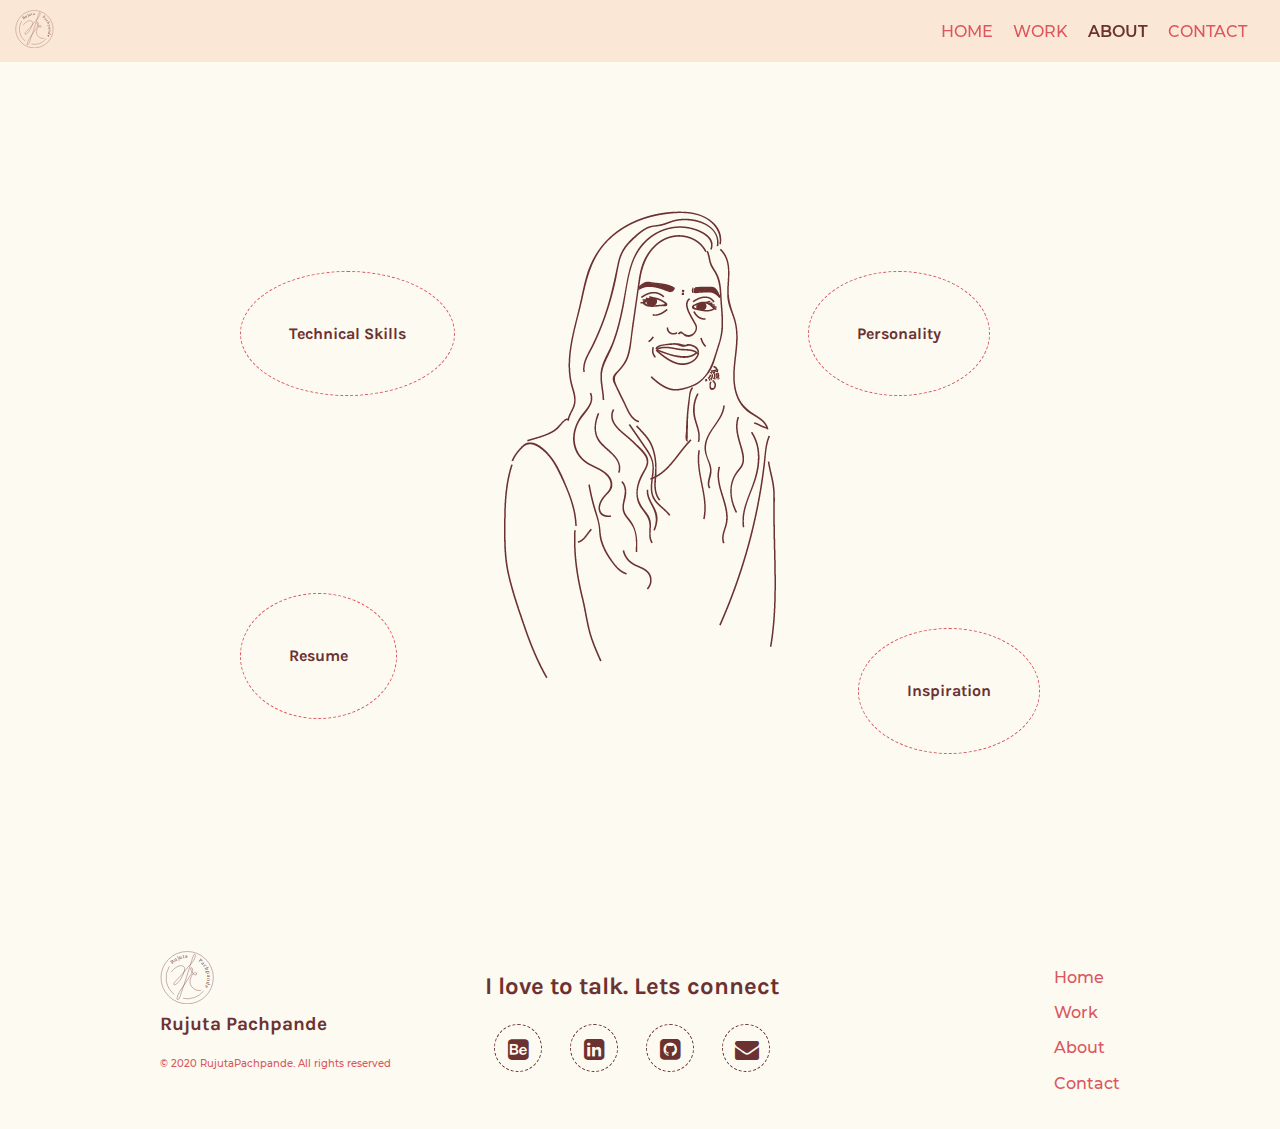
<file: about.html>
<!DOCTYPE html>
<html lang="en">
<head>
    <meta charset="UTF-8">
    <meta name="viewport" content="width=device-width, initial-scale=1.0">
    <meta name="keywords" content="RujutaPachpande, about rujuta, portfolio, designer website, personality, technicalskills, resume, inspiration, Milan, design">
    <meta name="author" content="Rujuta Pachpande">
    <link rel="stylesheet" href="css/style.css">
    <link rel="stylesheet" href="https://stackpath.bootstrapcdn.com/font-awesome/4.7.0/css/font-awesome.min.css">
    <title>RujutaPachpande</title>
</head>

<body class="about">
  <header>
    <div class="container-header">
      <img src="images/logo.svg" class="header-left-logo" alt="logo">
      <nav>
        <a href="index.html" >HOME</a>
        <a href="work.html">WORK</a>
        <a href="about.html" class="active">ABOUT</a>
        <a href="contact.html">CONTACT</a>
      </nav>
    </div>
  </header>

  <main>
    <div class="container-about-main">
      <div class="container content-box">
        <img class="about-mainpic" src="images/rujutapachpande_aboutimage.png" alt="rujutapachpande-about-potrait">
        <div class="tag topright">
          <!-- <img class="hidden-image" src="images/hover.png" alt="hoverover"> -->
          <a href="about_personality.html">
            <h4 class="about-tagline ">Personality</h4>
          </a>
        </div>
        <div class="tag bottomright">
          <a href="about_inspiration.html">
            <h4 class="about-tagline ">Inspiration</h4>
          </a>
        </div>
        <div class="tag topleft">
          <a href="about_technicalskills.html">
            <h4 class="about-tagline ">Technical Skills</h4>
          </a>
        </div>
        <div class="tag bottomleft">
          <a href="about_resume.html">
            <h4 class="about-tagline ">Resume</h4>
          </a>
        </div>
      </div>
    </div>
  </main>
  
  <footer>
    <div class="container container-footer">

      <div class= "footer-left"> 
        <img src="images/logo.svg" class="footer-logo" alt="rujutapachpande-logo">
        <h4>Rujuta Pachpande</h4>
        <p> &copy; 2020 RujutaPachpande. All rights reserved</p>
      </div>

      <div class="footer-center">
        <h3>I love to talk. Lets connect</h3>
        <div class="footer-icons">
          <a href="https://behance.com/">
            <i class="fa fa-behance-square"></i>
          </a>
          <a href="https://www.linkedin.com/">
            <i class="fa fa-linkedin-square" ></i>
          </a>
          <a href="https://github.com/">
            <i class="fa fa-github-square"></i>
          </a>
          <a href="mailto:littlerujuta2194@gmail.com">
            <i class="fa fa-envelope"></i>
          </a>
        </div>
      </div>

      <div class="footer-right">
        <ul>
          <li><a href="index.html">Home</a></li>
          <li><a href="work.html">Work</a></li>
          <li><a href="about.html">About</a></li>
          <li><a href="contact.html">Contact</a></li>
        </ul>
      </div>
      
    </div>
  </footer>
</body>
</html>
</file>
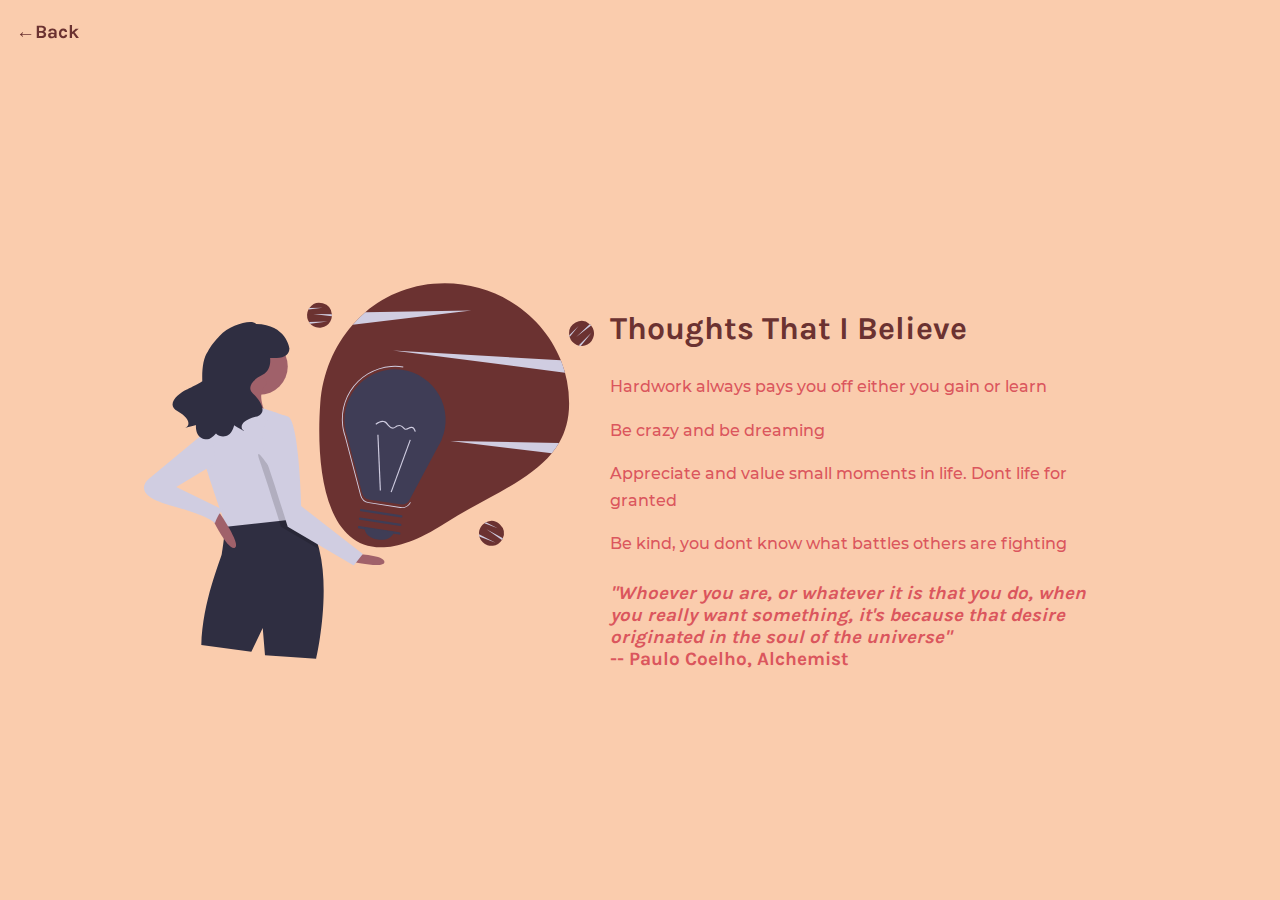
<file: about_inspiration.html>
<!DOCTYPE html>
<html lang="en">
  <head>
    <meta charset="UTF-8">
    <meta name="viewport" content="width=device-width, initial-scale=1.0">
    <meta name="keywords" content="RujutaPachpande, about rujuta, portfolio, designer website, personality, technicalskills, resume, inspiration, Milan, design">
    <meta name="author" content="Rujuta Pachpande">
    <link rel="stylesheet" href="css/style.css">
    <title>RujutaPachpande-inspiration</title>
</head>
<body class="container-about-element">
  <div class="back">
    <a href="about.html">&#8592;Back</a>
  </div>
  <div class="container">
    <div class="about-inspiration">
      <img src="images/inspiration.svg" alt="about-inspiration">
    </div>

    <section class="about-content">
      <h2>Thoughts That I Believe</h2>
      <p>Hardwork always pays you off either you gain or learn</p>
      <p>Be crazy and be dreaming </p>
      <p>Appreciate and value small moments in life. Dont life for granted</p>
      <p>Be kind, you dont know what battles others are fighting</p>
      <h4><i>"Whoever you are, or whatever it is that you do, when you really want something, 
        it's because that desire originated in the soul of the universe" </i><br>
       -- Paulo Coelho, Alchemist</h4>
    </section>

  </div>
</body>
</html>
</file>
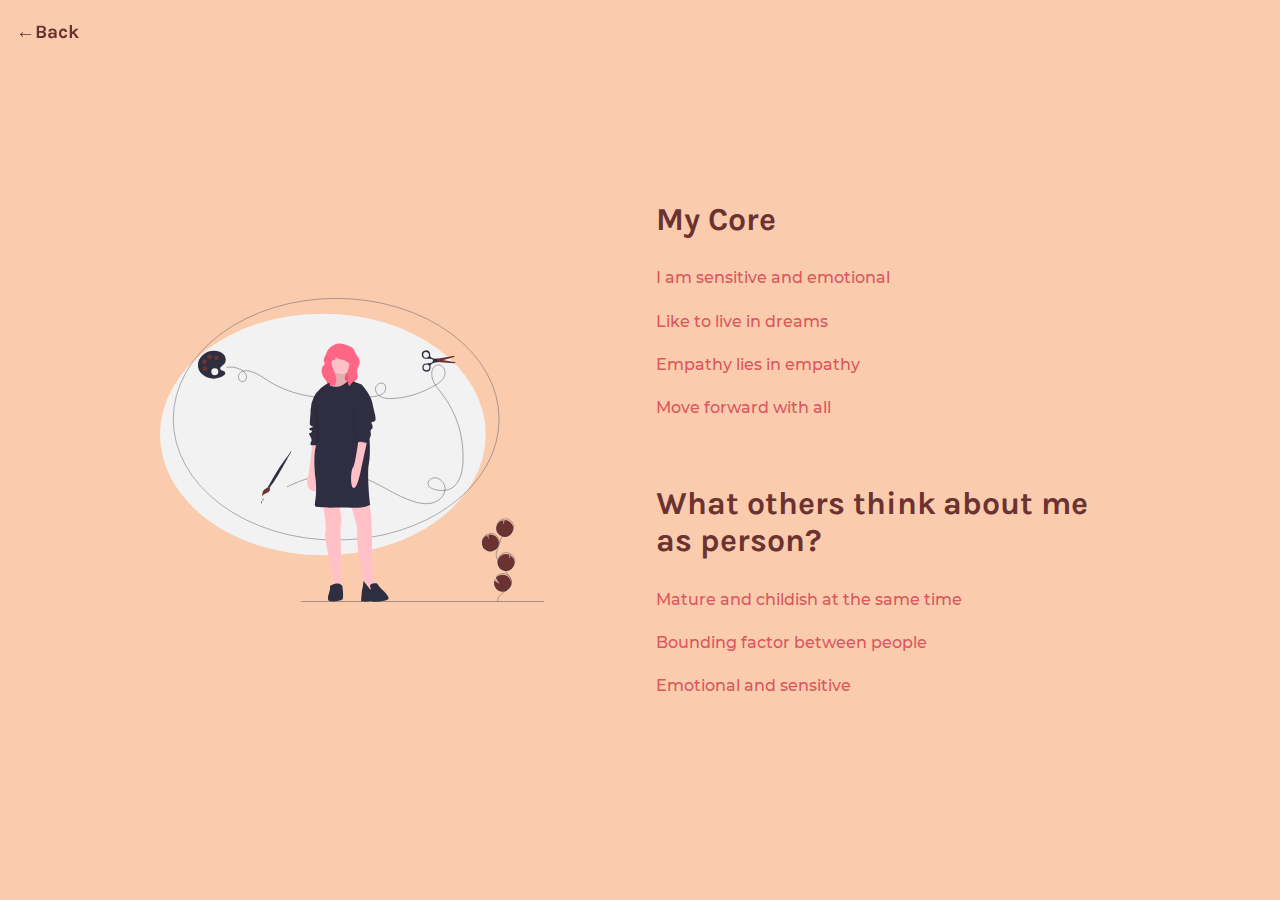
<file: about_personality.html>
<!DOCTYPE html>
<html lang="en">
  <head>
    <meta charset="UTF-8">
    <meta name="viewport" content="width=device-width, initial-scale=1.0">
    <meta name="keywords" content="RujutaPachpande, about rujuta, portfolio, designer website, personality, technicalskills, resume, inspiration, Milan, design">
    <meta name="author" content="Rujuta Pachpande">
    <link rel="stylesheet" href="css/style.css">
    <title>RujutaPachpande - Personality</title>
</head>
<body class="container-about-element">
  <div class="back">
    <a href="about.html">&#8592;Back</a>
  </div>

  <div class="container about-grid">
    <div class="about-personality">
      <img src="images/personality.svg" alt="about-personality">
    </div>  

    <div class="personality-content">
    <section class="about-content">
      <h2>My Core</h2>
      <p>I am sensitive and emotional</p>
      <p>Like to live in dreams</p>
      <p>Empathy lies in empathy</p>
      <p>Move forward with all</p>
    </section>

    <section class="about-content">
      <h2>What others think about me as person?</h2>
      <p>Mature and childish at the same time</p>
      <p>Bounding factor between people</p>
      <p>Emotional and sensitive</p>
    </section>
    </div>
  </div>
</body>
</html>
</file>
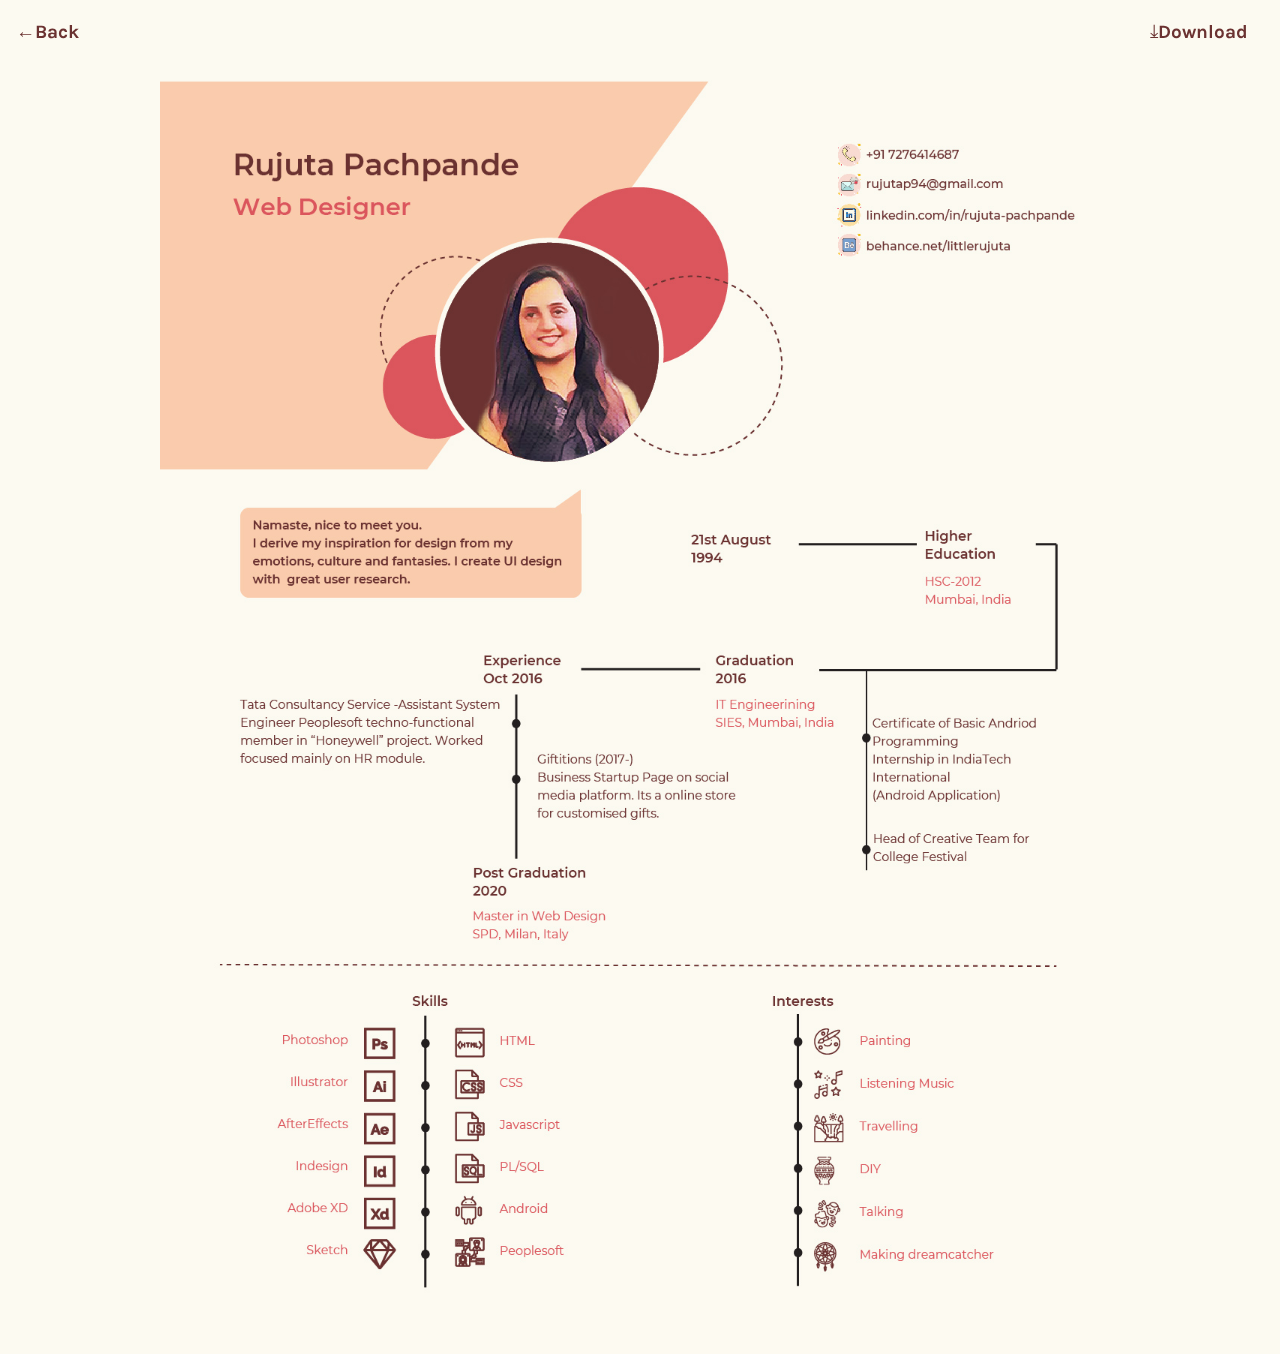
<file: about_resume.html>
<!DOCTYPE html>
<html lang="en">
<head>
    <meta charset="UTF-8">
    <meta name="viewport" content="width=device-width, initial-scale=1.0">
    <meta name="keywords" content="RujutaPachpande, about rujuta, portfolio, designer website, personality, technicalskills, resume, inspiration, Milan, design">
    <meta name="author" content="Rujuta Pachpande">
    <link rel="stylesheet" href="css/style.css">
    <title>RujutaPachpande- Resume</title>
</head>


<body>
  <div class="back">
    <a href="about.html">&#8592;Back</a>
  </div>

  <div class="downloadresume">
    <a href="images/rujutapachpande_resume.pdf" download="Rujuta_Resume">&DownArrowBar;Download</a>
  </div>

  <div class="container resume">
    <img src="images/rujutapachpande_resume.jpg" alt="rujutapachpande-resume">
  </div>
</body>
</html>
</file>
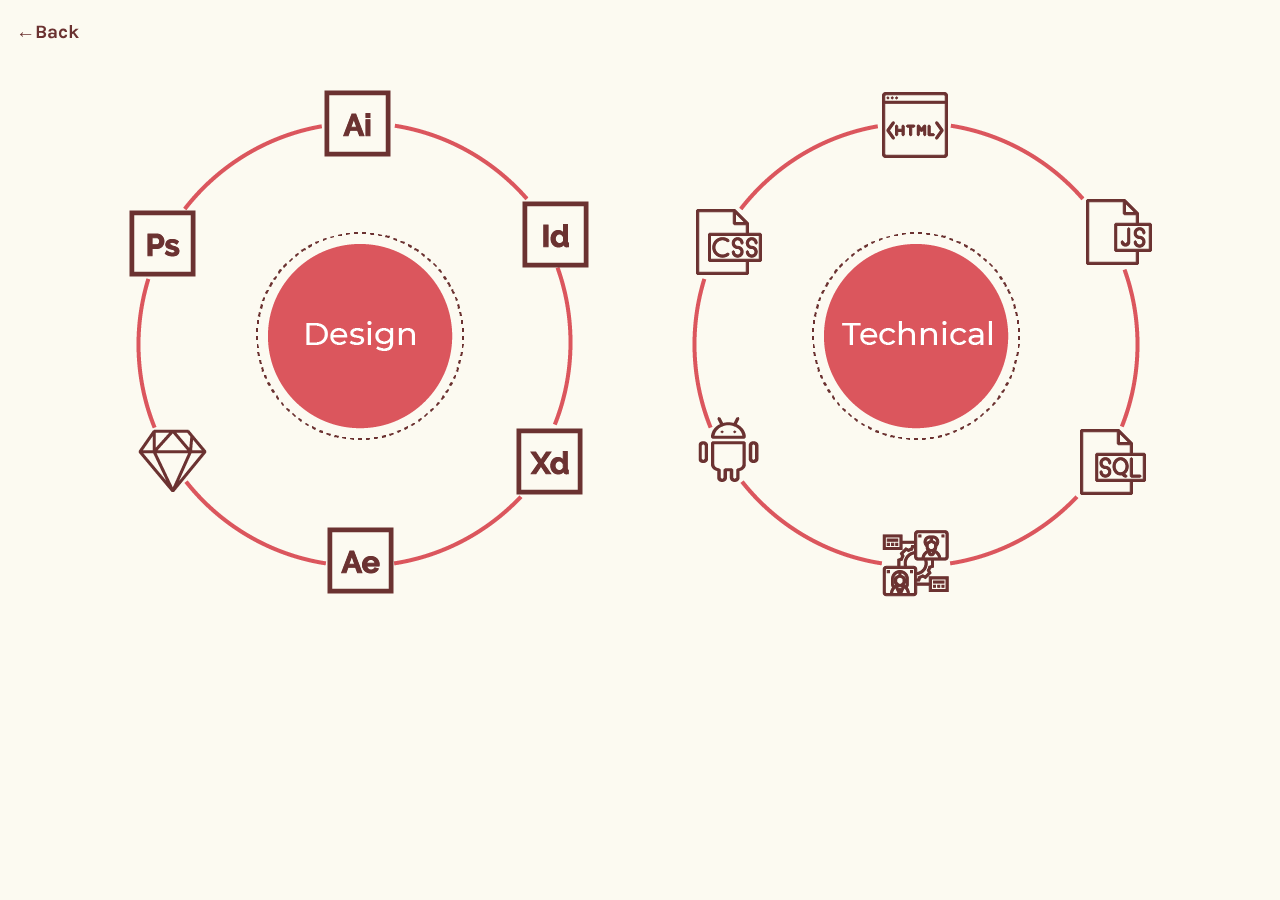
<file: about_technicalskills.html>
<!DOCTYPE html>
<html lang="en">
  <head>
    <meta charset="UTF-8">
    <meta name="viewport" content="width=device-width, initial-scale=1.0">
    <meta name="keywords" content="RujutaPachpande, about rujuta, portfolio, designer website, personality, technicalskills, resume, inspiration, Milan, design">
    <meta name="author" content="Rujuta Pachpande">
    <link rel="stylesheet" href="css/style.css">
    <title>RujutaPachpande</title>
</head>
<body class="about">
  <div class="back">
    <a href="about.html">&#8592;Back</a>
  </div>

  <div class="container skillpage">
    <section class="about-griditem">
      <div class="contact-image">
        <img src="images/design.png" alt="rujutapachpande-about-skill-design">
      </div>
    </section>

    <section class="about-griditem">
      <div class="contact-image">
        <img src="images/technical.png" alt="rujutapachpande-about-skill-technical">
      </div>
    </section>
  </div>
</body>
</html>
</file>
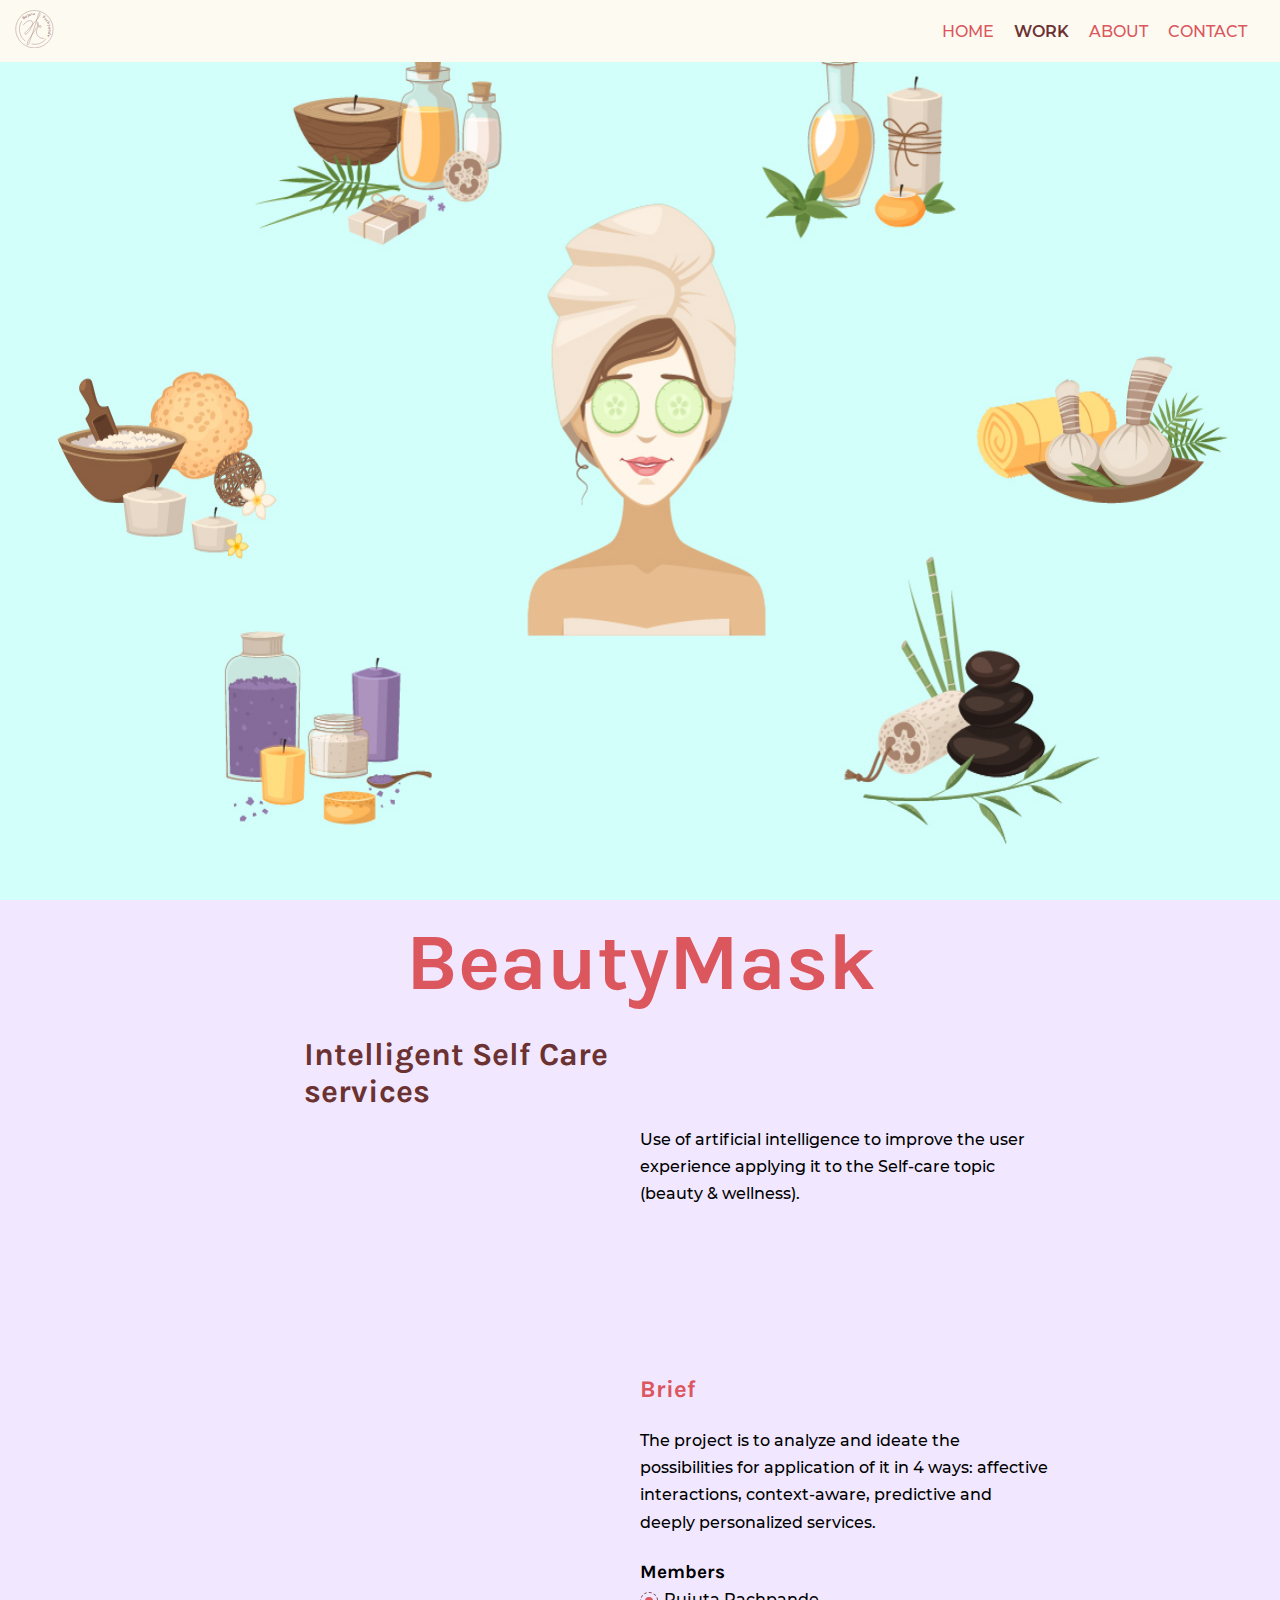
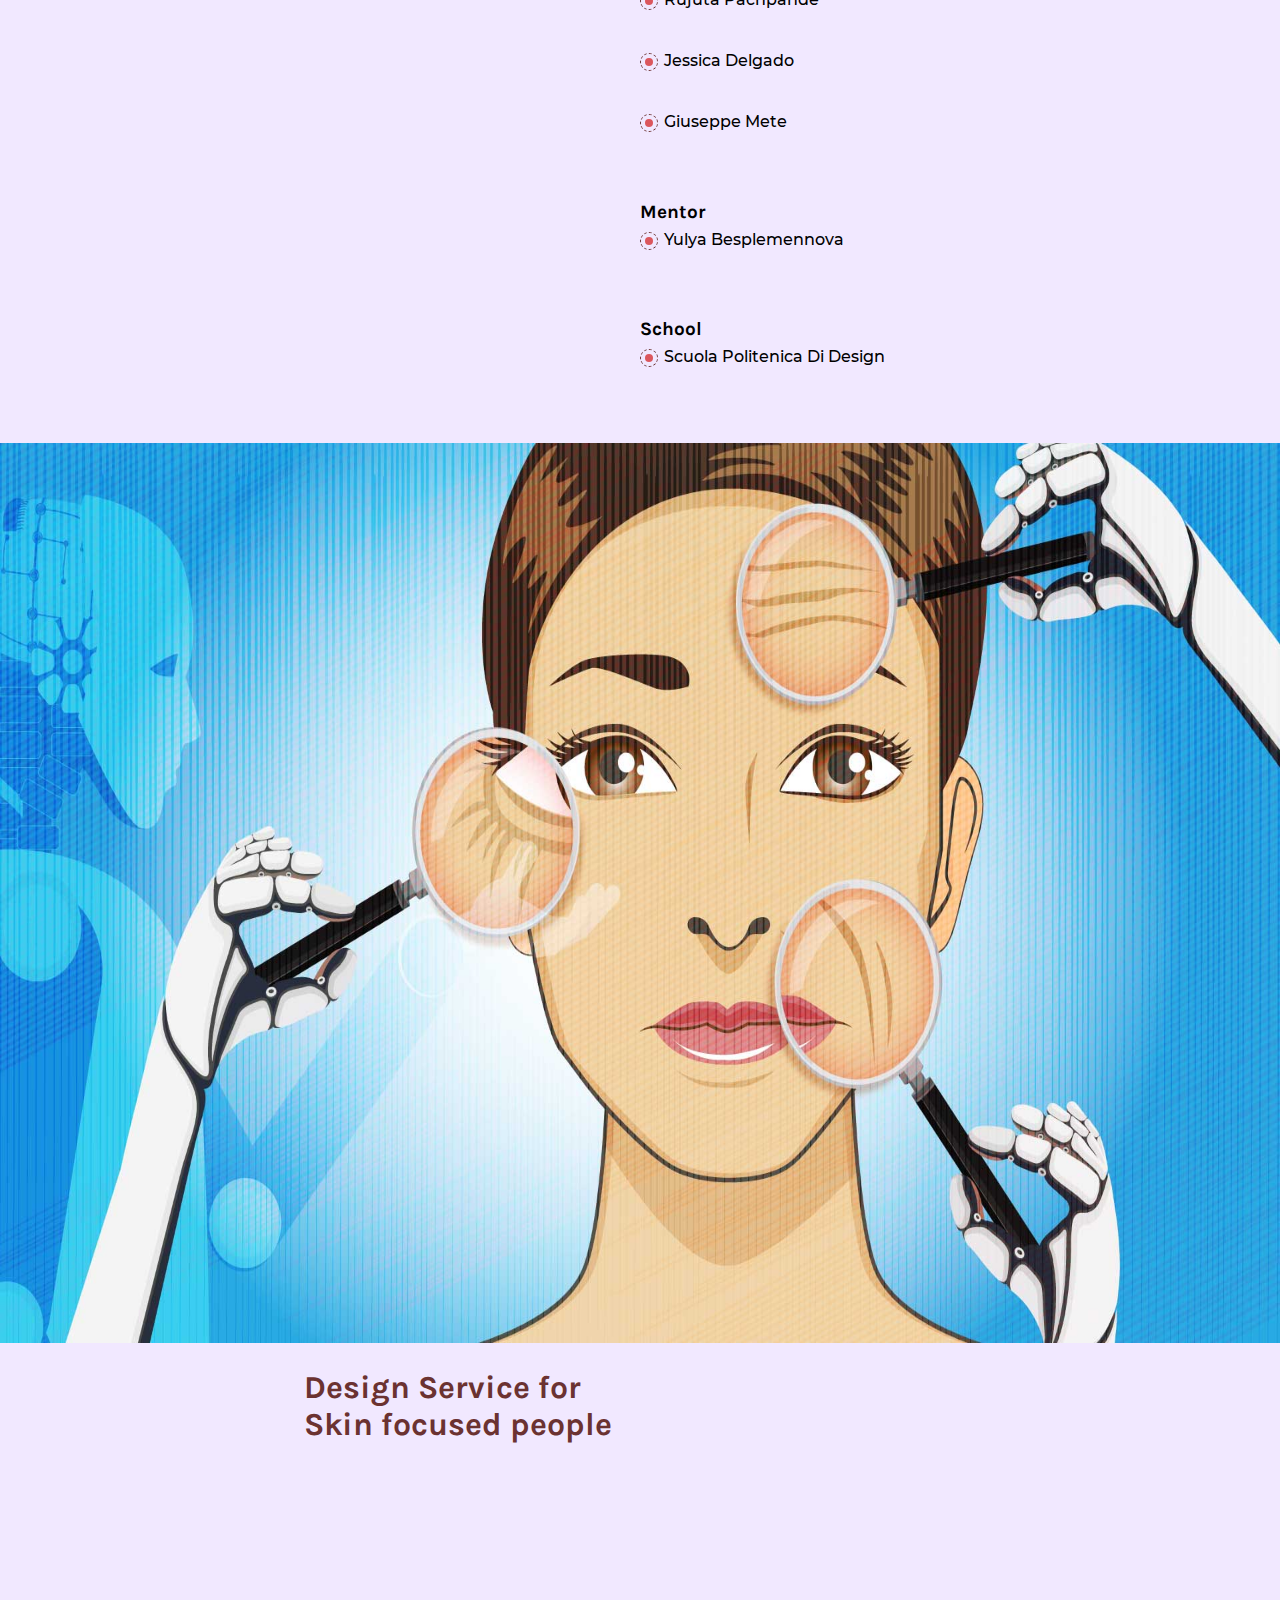
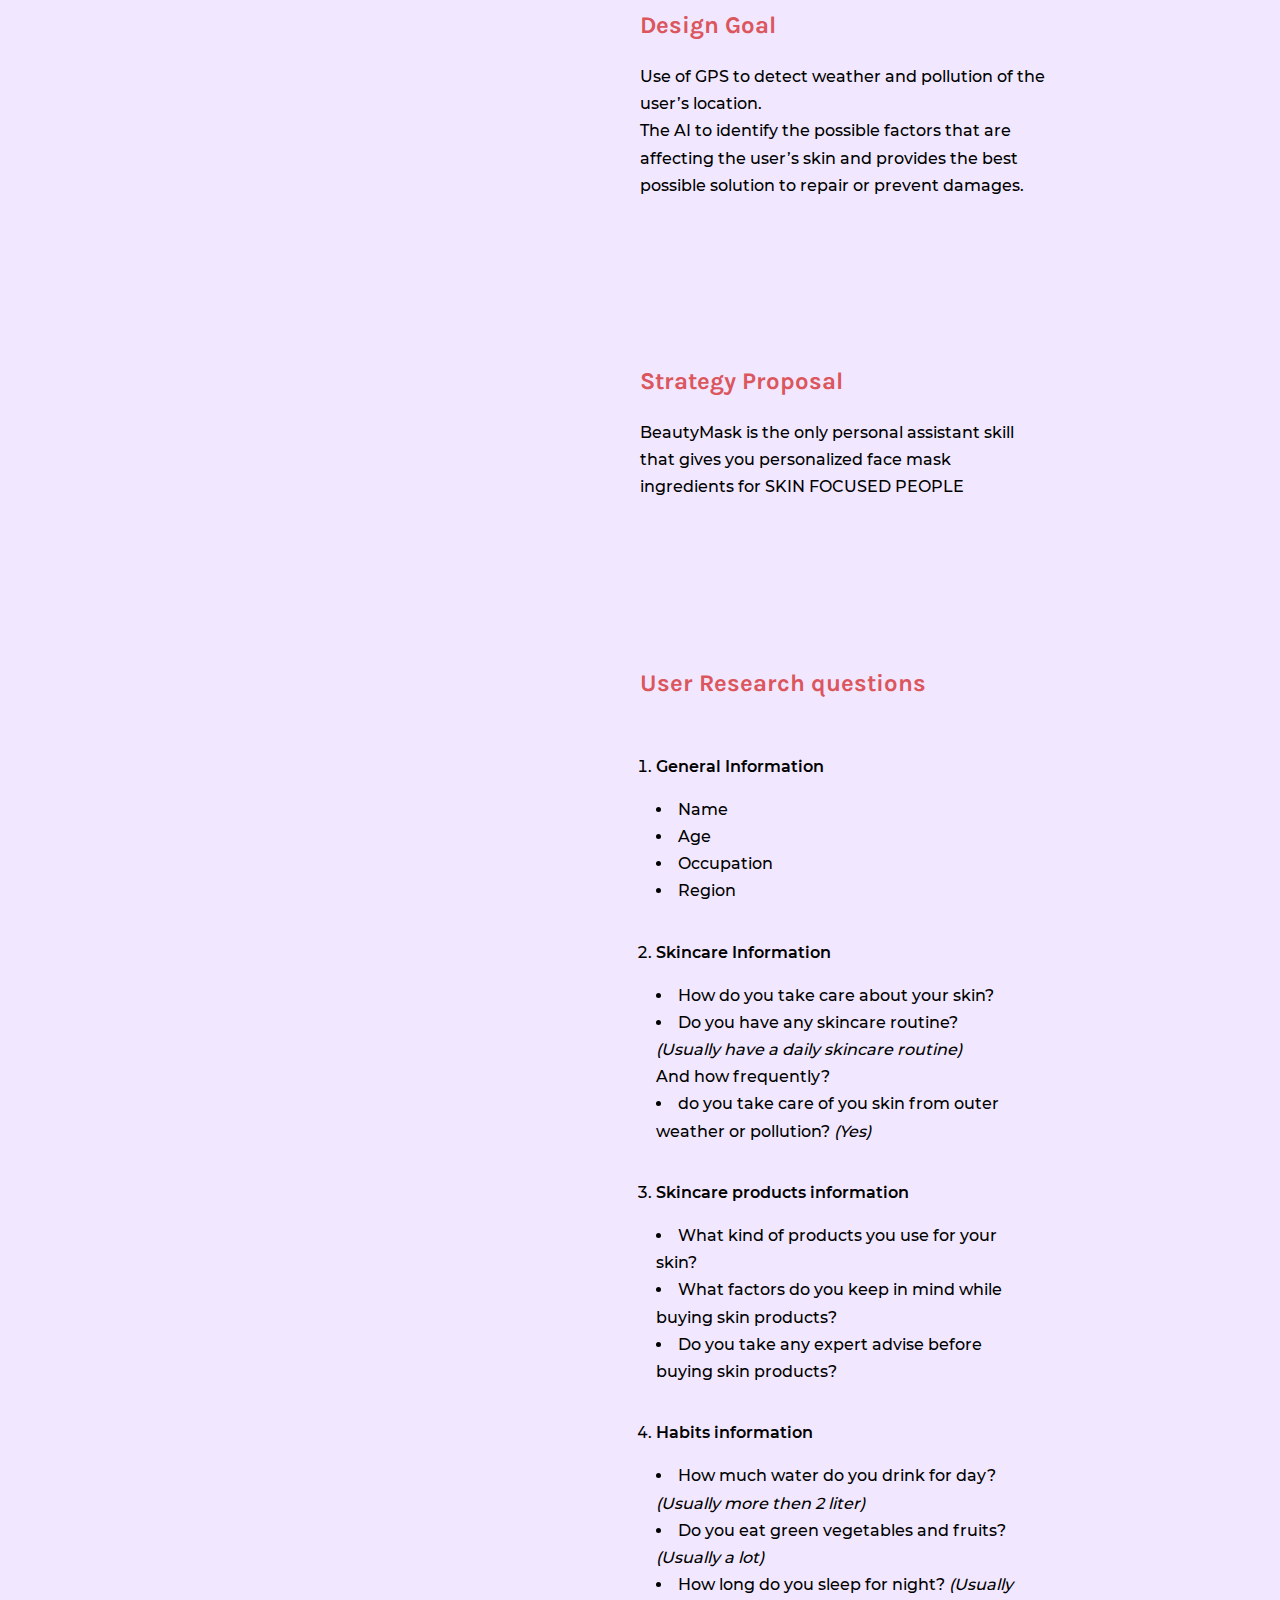
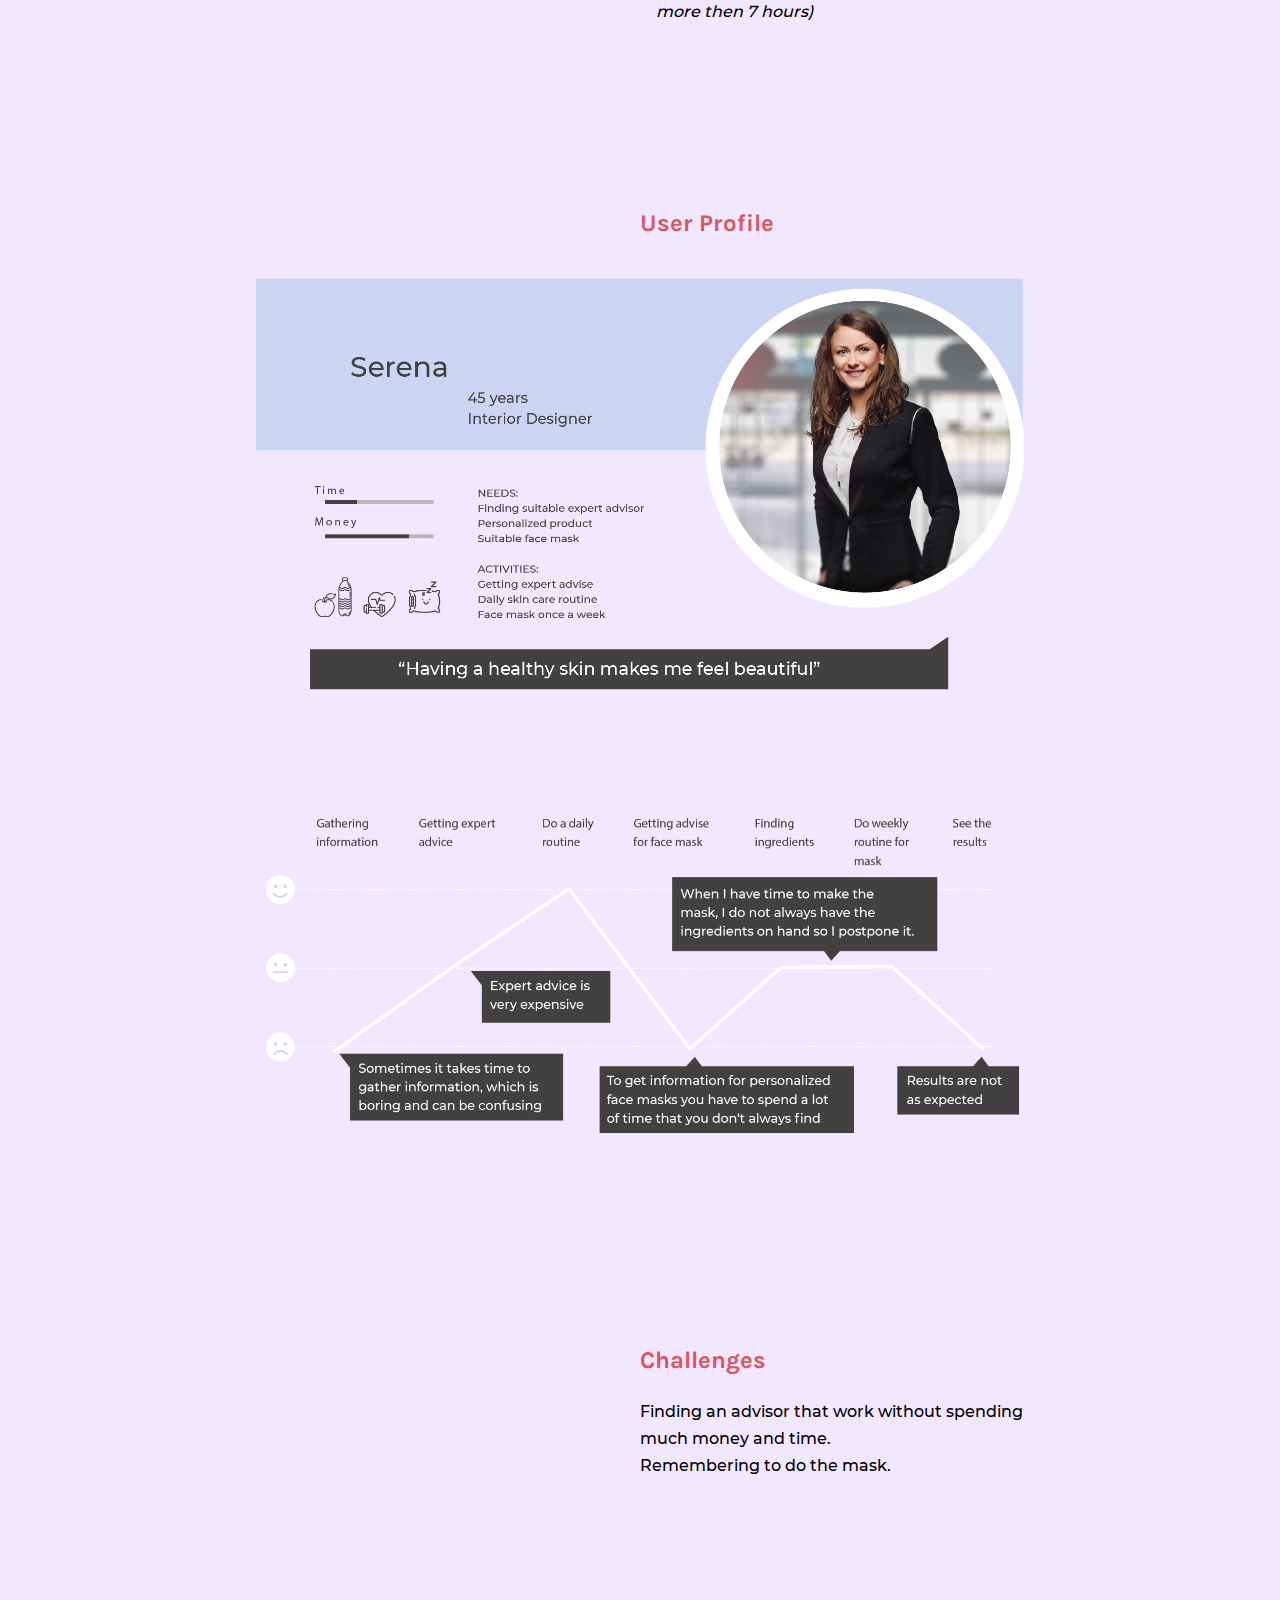
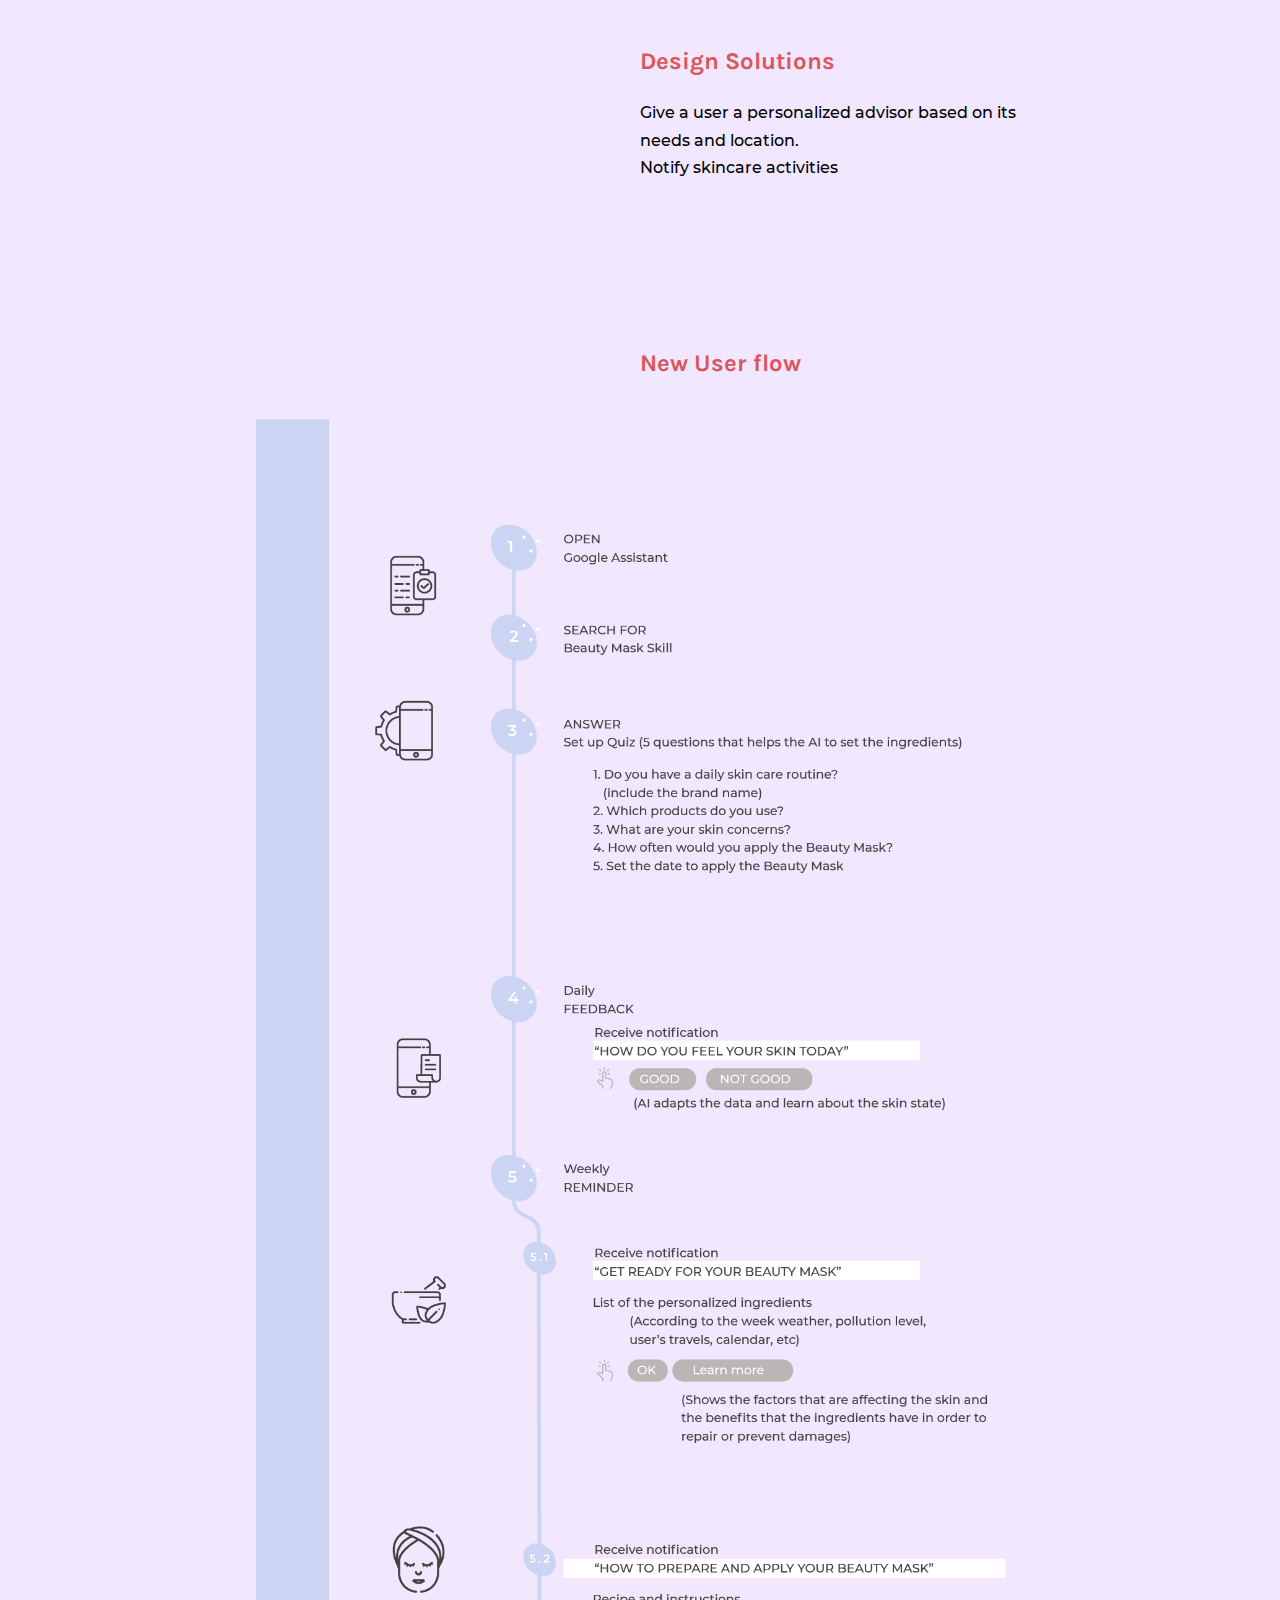
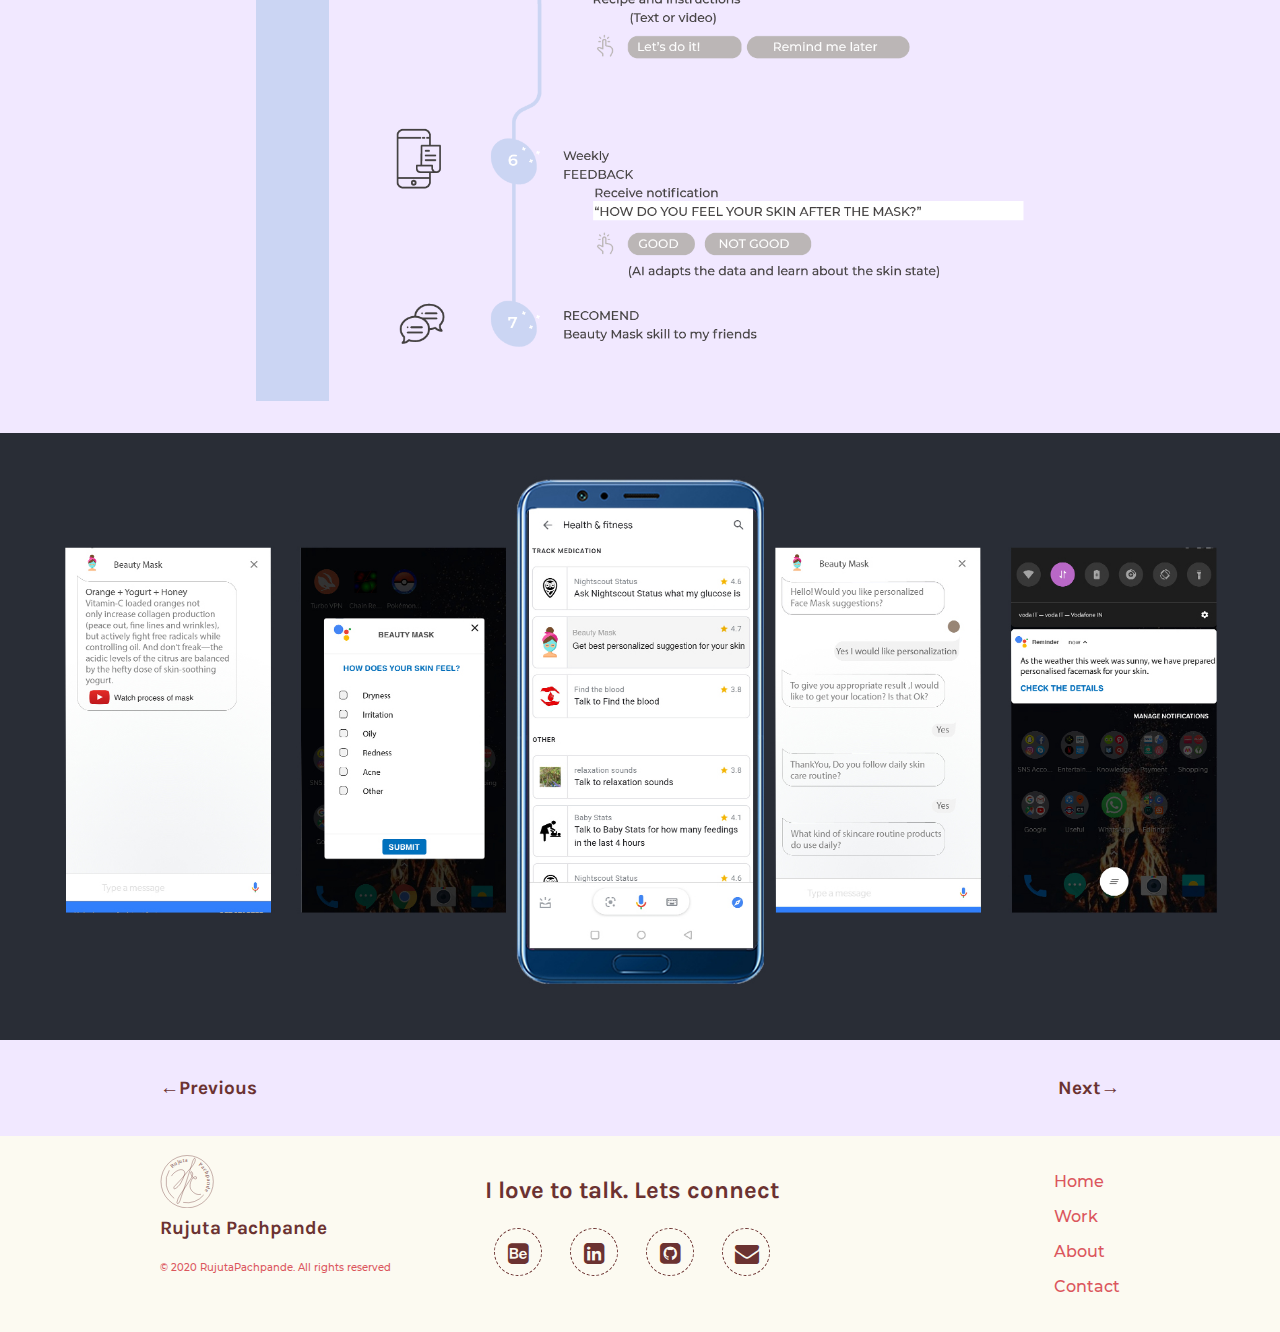
<file: beautymask.html>
<!DOCTYPE html>
<html lang="en">
<head>
    <meta charset="UTF-8">
    <meta name="viewport" content="width=device-width, initial-scale=1.0">
    <meta name="keywords" content="RujutaPachpande, work, portfolio, UI design, user research, AI chatbot, user journey, journey map, user persona, Milan, design">
    <meta name="author" content="Rujuta Pachpande">
    <link rel="stylesheet" href="css/style.css">
    <link rel="stylesheet" href="https://stackpath.bootstrapcdn.com/font-awesome/4.7.0/css/font-awesome.min.css">
    <title>Project - BeautyMask</title>
</head>
<body class="beautymask">
  <header>
    <div class="container-header">
    <img src="images/logo.svg" class="header-left-logo" alt="logo">
      <nav>
        <a href="index.html" >HOME</a>
        <a href="work.html" class="active">WORK</a>
        <a href="about.html">ABOUT</a>
        <a href="contact.html">CONTACT</a>
      </nav>
    </div>
  </header>

  <main class="magis-main">
    <div class="container-project-title">
      <div class="project-image title-image">
        <img src="images/beautymask/projectimage2.jpg" alt="titleimage">
      </div>
    </div>

    <div class="container">
      <div class="big-title">
        <h1>BeautyMask</h1>
      </div>
    </div>

    <div class="container project-grid">
      <div class="project-desciption">
        <h2>Intelligent Self Care services</h2>
      </div>
    </div> 

    <div class="project-grid container">
      <section class="project-content-right">
        <p>Use of artificial intelligence to improve the user experience applying it to the Self-care topic (beauty & wellness).</p>
        <h3 class="project-section">Brief</h3>
        <p>The project is to analyze and ideate the possibilities for application of it in 4 ways: affective interactions, context-aware, predictive and deeply personalized services.</p>
        <h4 class="project-heading">Members</h4>
        <div class="project-member-flex">
          <div class="project-member-flexitem">
            <div class="user-border"><div class="member-circle"></div></div>
            <p>Rujuta Pachpande</p>
          </div>
          <div class="project-member-flexitem">
            <div class="user-border"><div class="member-circle"></div></div>
            <p>Jessica Delgado</p>
          </div>
          <div class="project-member-flexitem">
            <div class="user-border"><div class="member-circle"></div></div>
            <p>Giuseppe Mete</p>
          </div>
        </div>
        <h4 class="project-heading">Mentor</h4>
        <div class="project-member-flex">
          <div class="project-member-flexitem">
            <div class="user-border"><div class="member-circle"></div></div>
            <p>Yulya Besplemennova</p>
          </div>
        </div>
        <h4 class="project-heading">School</h4>
        <div class="project-member-flex">
          <div class="project-member-flexitem">
            <div class="user-border"><div class="member-circle"></div></div>
            <p>Scuola Politenica Di Design</p>
          </div>
        </div>
      </section>
    </div>

    <div class="project-image mask-image">
      <img src="images/beautymask/projectimage1.jpg" alt="projectimage1">
    </div>
    
    <div class="container project-grid">
      <div class="project-desciption">
        <h2>Design Service for Skin focused people</h2>
      </div>
    </div>

    <div class="project-grid container">
      <section class="project-content-right">
        <h3 class="project-section">Design Goal</h3>
        <p>Use of GPS to detect weather and pollution of the user’s location. <br>
          The AI  to identify the possible factors that are affecting the user’s skin and provides the best possible solution to repair or prevent damages.
        </p>
        <h3 class="project-section">Strategy Proposal</h3>
        <p>BeautyMask is the only personal assistant skill that gives you personalized face mask ingredients 
          for SKIN FOCUSED PEOPLE</p>
        <h3 class="project-section">User Research questions</h3>
        <ol>
          <li><p>General Information</p>
            <ul>
              <li>Name</li>
              <li>Age</li>
              <li>Occupation</li>
              <li>Region</li>
            </ul>
          </li><br>
          <li><p>Skincare Information</p>
            <ul>
              <li>How do you take care about your skin?</li>
              <li>Do you have any skincare routine?<br>
                <i>(Usually have a daily skincare routine)</i><br>
                And how frequently?</li>
              <li>do you take care of you skin from outer weather or pollution?
                <i>(Yes)</i></li>
            </ul>
          </li><br>
          <li><p>Skincare products information</p>
            <ul>
              <li>What kind of products you use for your skin?</li>
              <li>What factors do you keep in mind while buying skin products?</li>
              <li>Do you take any expert advise before buying skin products?</li>
            </ul>
          </li><br>
          <li><p>Habits information</p>
            <ul>
              <li>How much water do you drink for day?
                <i>(Usually more then 2 liter)</i></li>
              <li>Do you eat green vegetables and fruits?
                <i>(Usually a lot)</i></li>
              <li>How long do you sleep for night?
                <i>(Usually more then 7 hours)</i></li>
            </ul>
          </li>
        </ol>  
        <h3 class="project-section">User Profile</h3>
      </section>
    </div>

    <div class="container project-outbox">
      <div class="project-outline">
      <img src="images/beautymask/usepersona.png" alt="userpersona">
      </div>
    </div>

    <div class="container project-outbox">
      <div class="project-outline">
      <img src="images/beautymask/userjourney.png" alt="userjourney">
      </div>
    </div>

    <div class="project-grid container">
      <section class="project-content-right">    
        <h3 class="project-section">Challenges</h3>
        <p>Finding an advisor that work without	spending much money and time.<br>
           Remembering to do the mask.
        </p>
        <h3 class="project-section">Design Solutions</h3>
        <p>Give a user a personalized advisor based on its needs and location.<br>
          Notify skincare activities
        </p>
        <h3 class="project-section">New User flow</h3>
      </section>
    </div>
    
    <div class="container project-outbox">
      <div class="project-outline">
      <img src="images/beautymask/userflow.png" alt="userflow">
      </div>
    </div>

    <div class="project-image mockup-image">
      <img src="images/beautymask/mockup.jpg" alt="mockupimage">
    </div>

    <div class="project-switch container">
      <div class="previous">
        <a href="magis.html">&#8592;Previous</a>
      </div>
      <div class="next">
        <a href="fork.html">Next&#8594;</a>
      </div>
    </div>

  </main>

  <footer>
    <div class="container container-footer">

      <div class= "footer-left"> 
        <img src="images/logo.svg" class="footer-logo" alt="logo">
        <h4>Rujuta Pachpande</h4>
        <p> &copy; 2020 RujutaPachpande. All rights reserved</p>
      </div>

      <div class="footer-center">
        <h3>I love to talk. Lets connect</h3>
        <div class="footer-icons">
          <a href="https://behance.com/">
            <i class="fa fa-behance-square"></i>
          </a>
          <a href="https://www.linkedin.com/">
            <i class="fa fa-linkedin-square" ></i>
          </a>
          <a href="https://github.com/">
            <i class="fa fa-github-square"></i>
          </a>
          <a href="mailto:littlerujuta2194@gmail.com">
            <i class="fa fa-envelope"></i>
          </a>
        </div>
      </div>

      <div class="footer-right">
        <ul>
          <li><a href="index.html">Home</a></li>
          <li><a href="work.html">Work</a></li>
          <li><a href="about.html">About</a></li>
          <li><a href="contact.html">Contact</a></li>
        </ul>
      </div>

    </div>
  </footer>
</body>
</html>
</file>
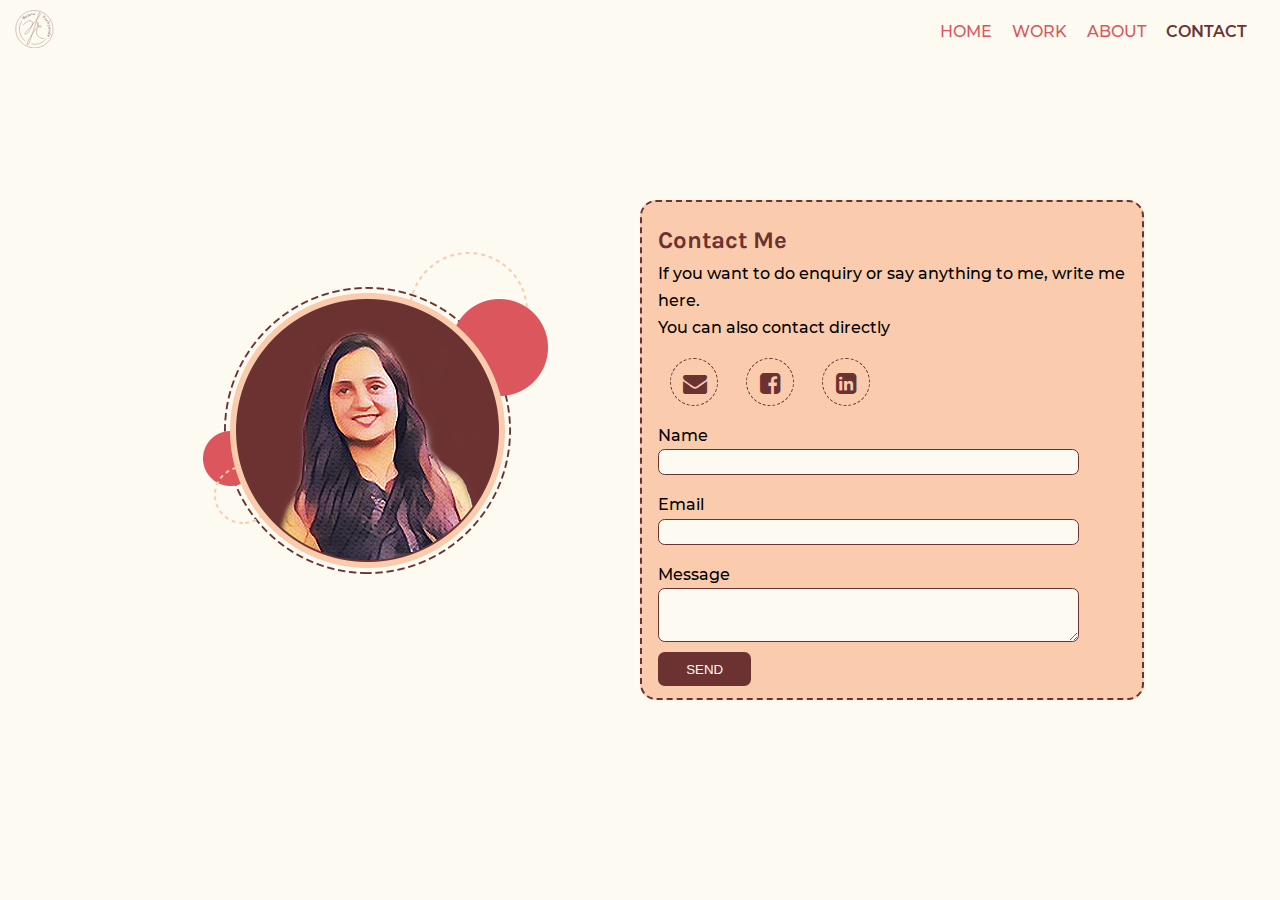
<file: contact.html>
<!DOCTYPE html>
<html lang="en">
<head>
    <meta charset="UTF-8">
    <meta name="viewport" content="width=device-width, initial-scale=1.0">
    <meta name="keywords" content="RujutaPachpande, contact, facebook, behance, linkedin, Milan, design">
    <meta name="author" content="Rujuta Pachpande">
    <link rel="stylesheet" href="css/style.css">
    <link rel="stylesheet" href="https://stackpath.bootstrapcdn.com/font-awesome/4.7.0/css/font-awesome.min.css">
    <title>RujutaPachpande-Contact Me</title>
</head>

<body>
  <header>
    <div class="container-header">
    <img src="images/logo.svg" class="header-left-logo" alt="rujutapachpande-logo">
      <nav>
        <a href="index.html" >HOME</a>
        <a href="work.html">WORK</a>
        <a href="about.html" >ABOUT</a>
        <a href="contact.html" class="active">CONTACT</a>
      </nav>
    </div>
  </header>

  <main class="contact">
    <div class="container contactpage">
    
      <section class="about-griditem">
        <div class="contact-image">
          <img src="images/rujutapachpande_contactimage.png" alt="rujutapachpande-contact-potrait-image">
        </div>
      </section>
  
      <section class="about-griditem">
        <div class="outline">
          <article class="contact-info">
            <h3>Contact Me</h3>
            <p>If you want to do enquiry or say anything to me, write me here.<br>
            You can also contact directly</p>
            <div class="footer-icons contact-icons">
              <a href="mailto:littlerujuta2194@gmail.com">
                <i class="fa fa-envelope"></i>
              </a>
              <a href="https://behance.com/">
                <i class="fa fa-facebook-square"></i>
              </a>
              <a href="https://www.linkedin.com/">
                <i class="fa fa-linkedin-square" ></i>
              </a>
            </div>
          </article>

          <article class="contact-form">
            <form method="post" name="contactform" data-netlify="true">
              <p>Name</p>
              <input type="text" name="name" class="inputbox">
              <p>Email</p>
              <input type="text" name="email" class="inputbox">
              <p>Message</p>
              <textarea name="message" class="inputbox message"></textarea>
              <input type="submit" value="Send" class="button">
            </form>
          </article>
          
        </div>
      </section>  
    </div>
  </main>
</body>
</html>
</file>
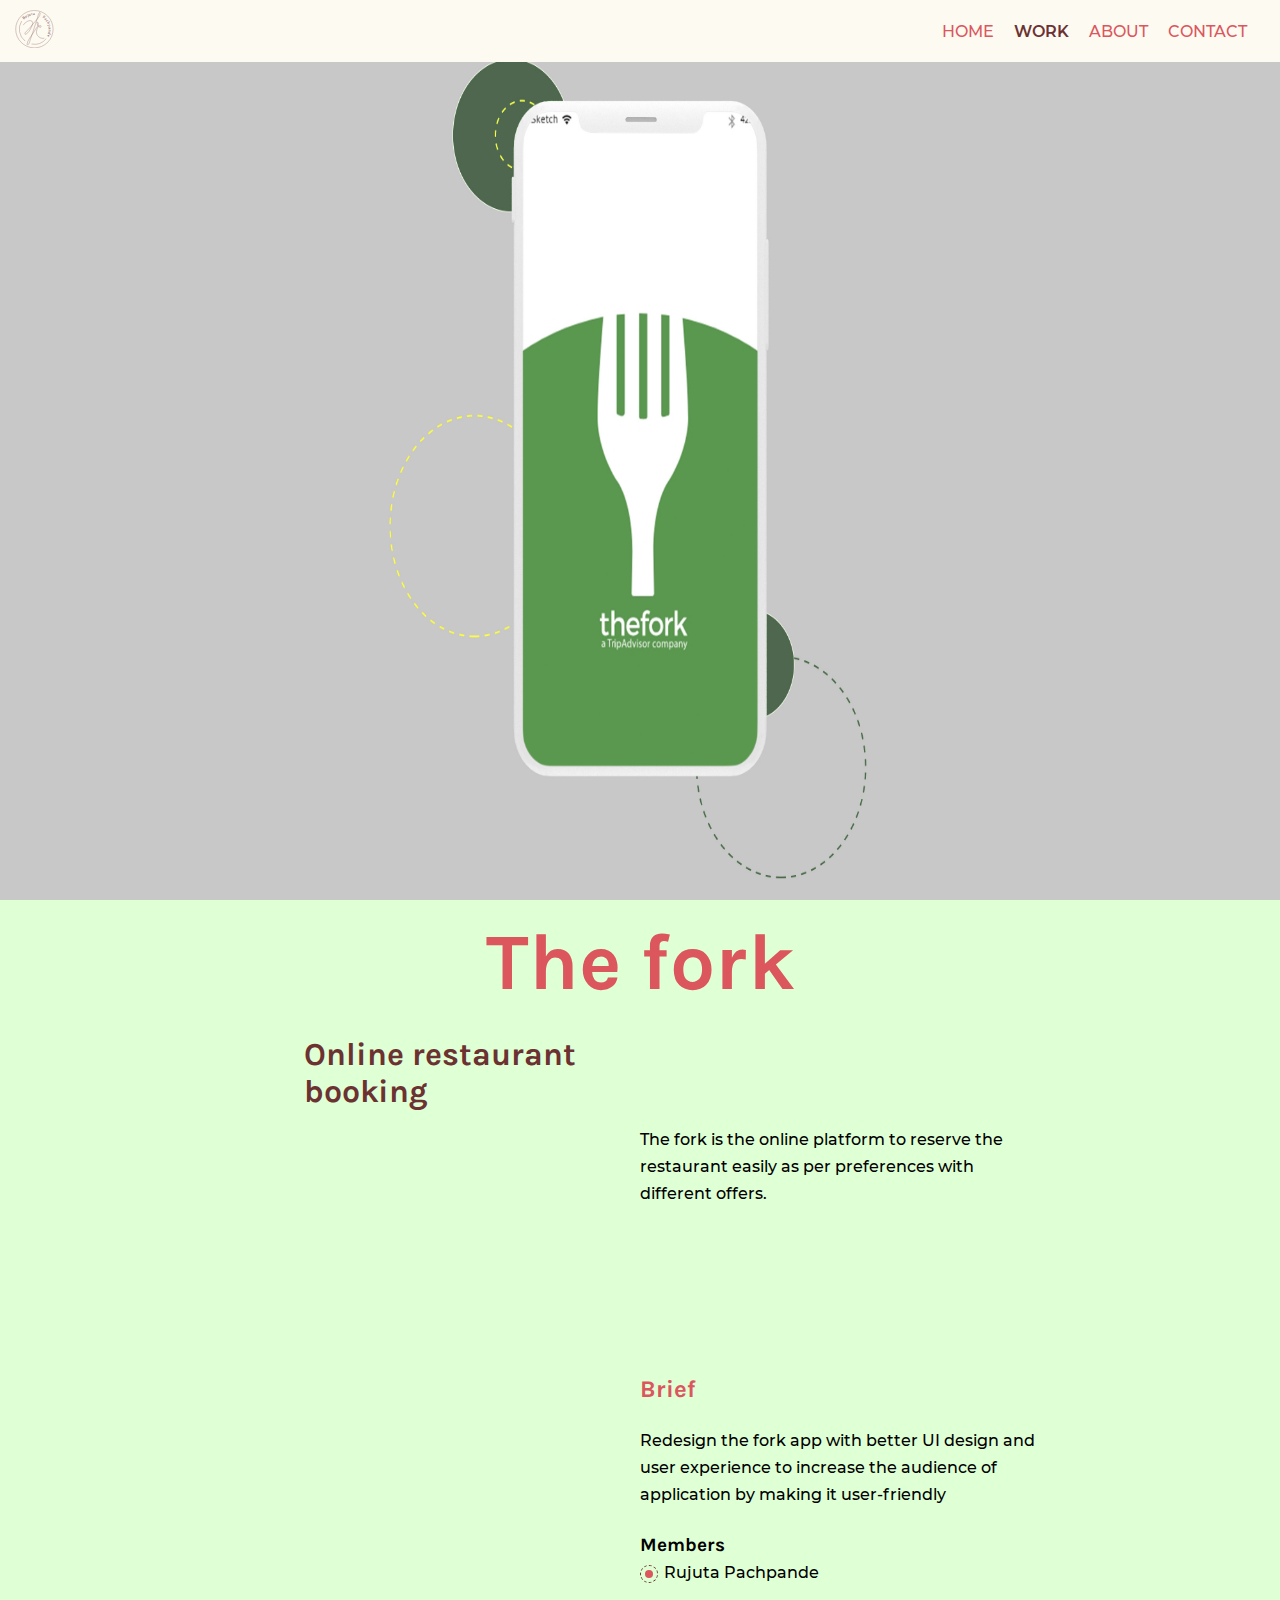
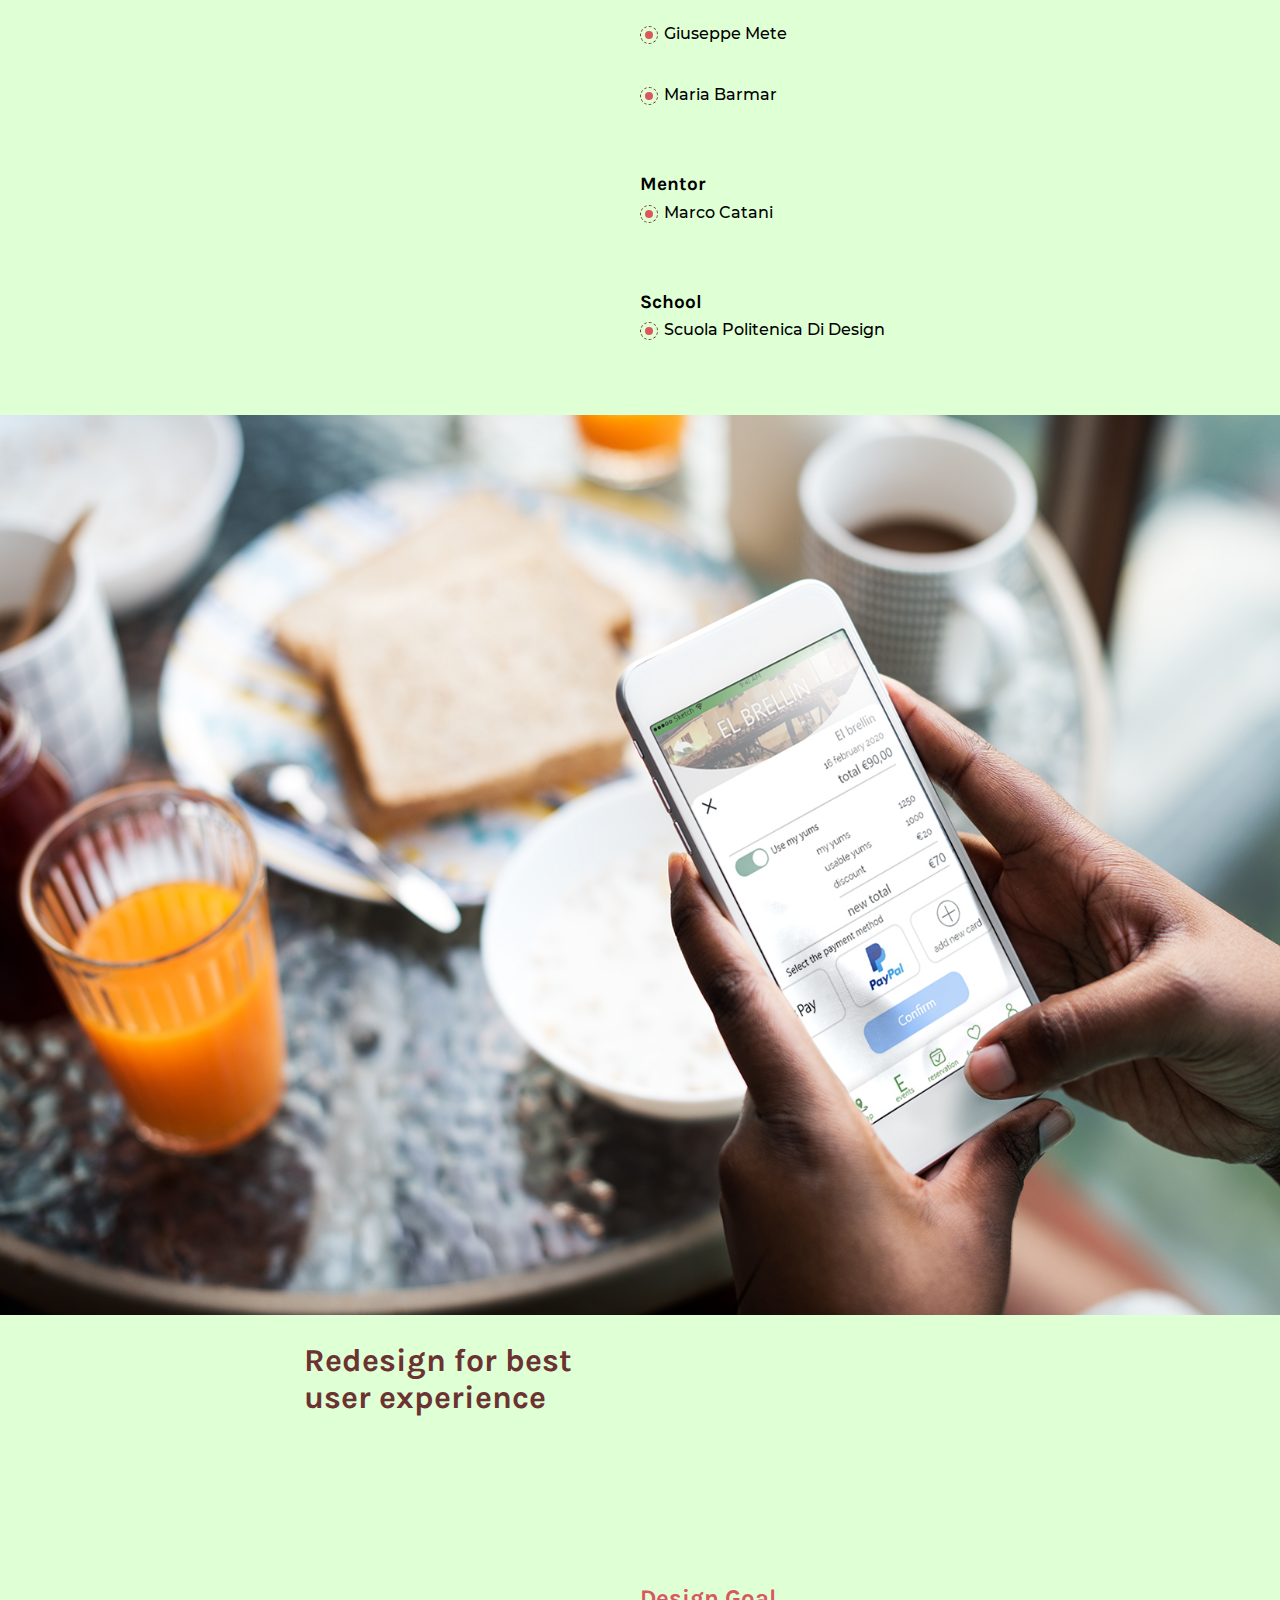
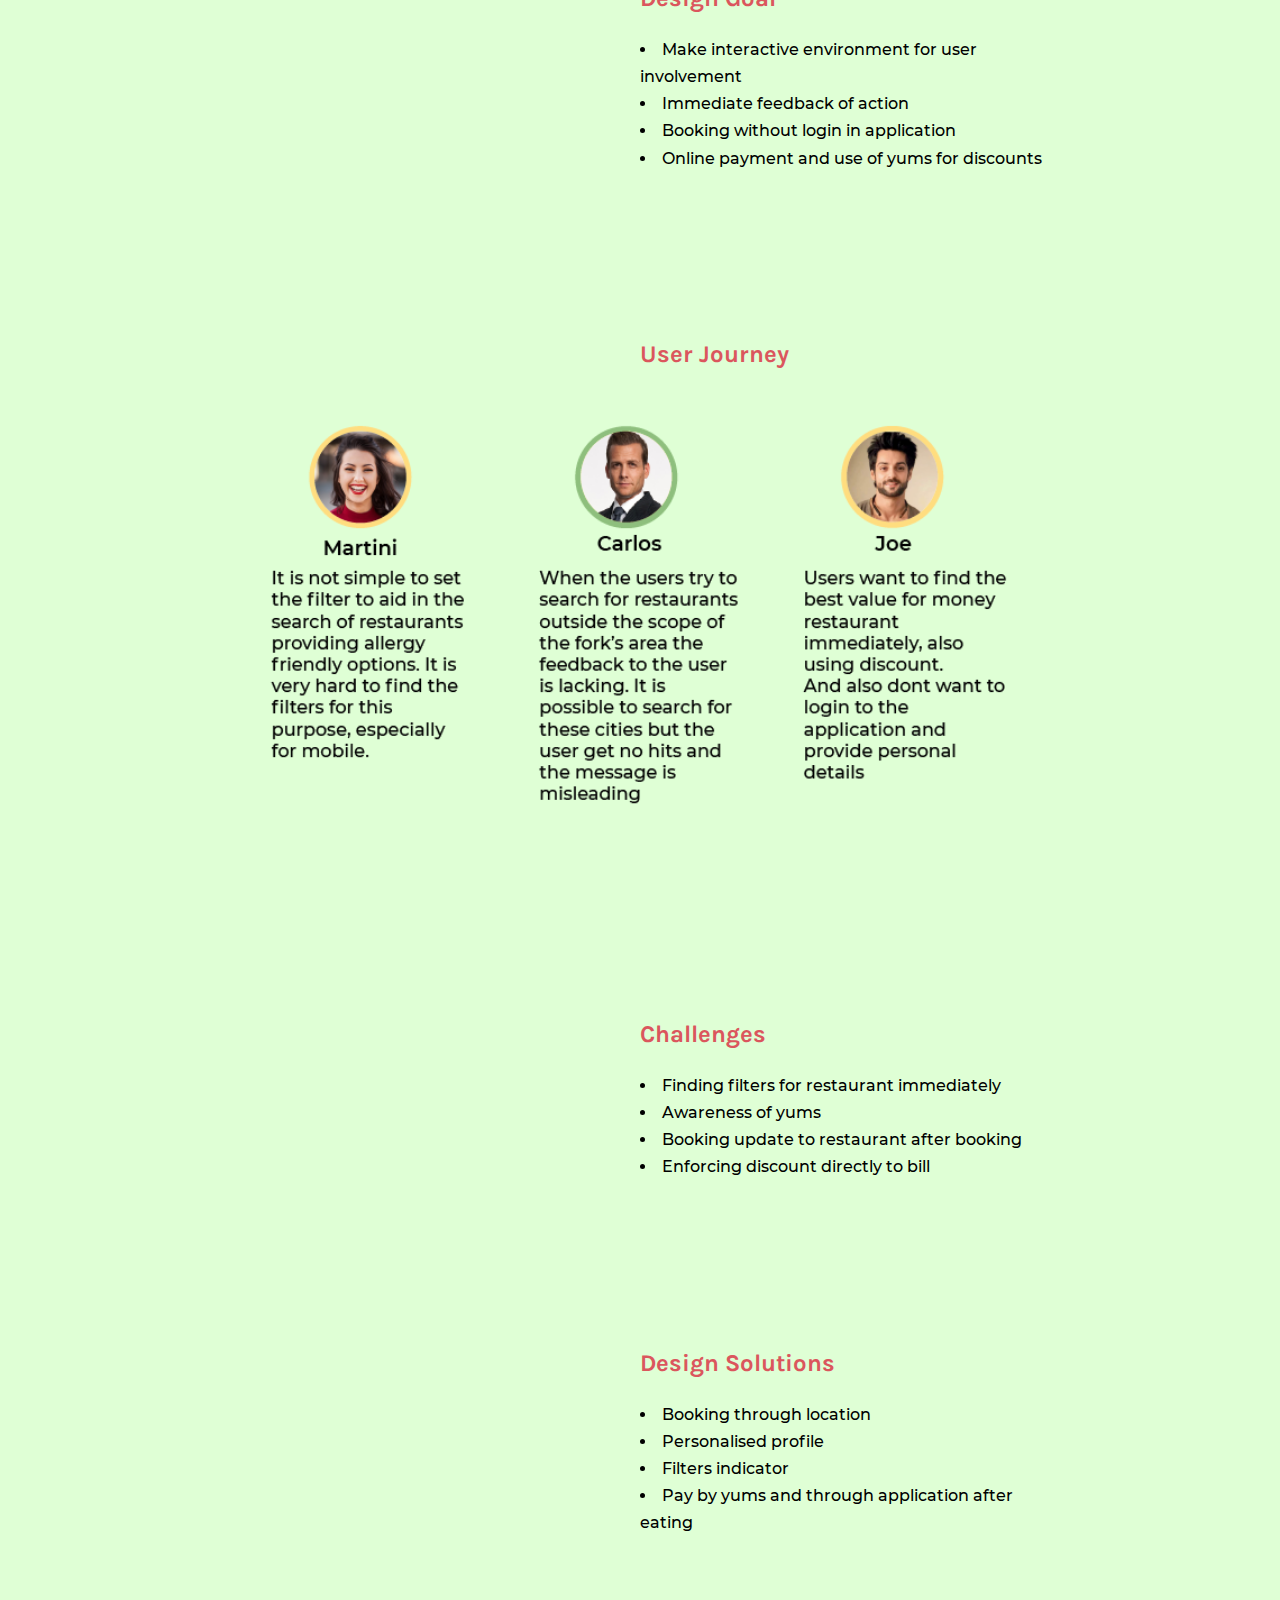
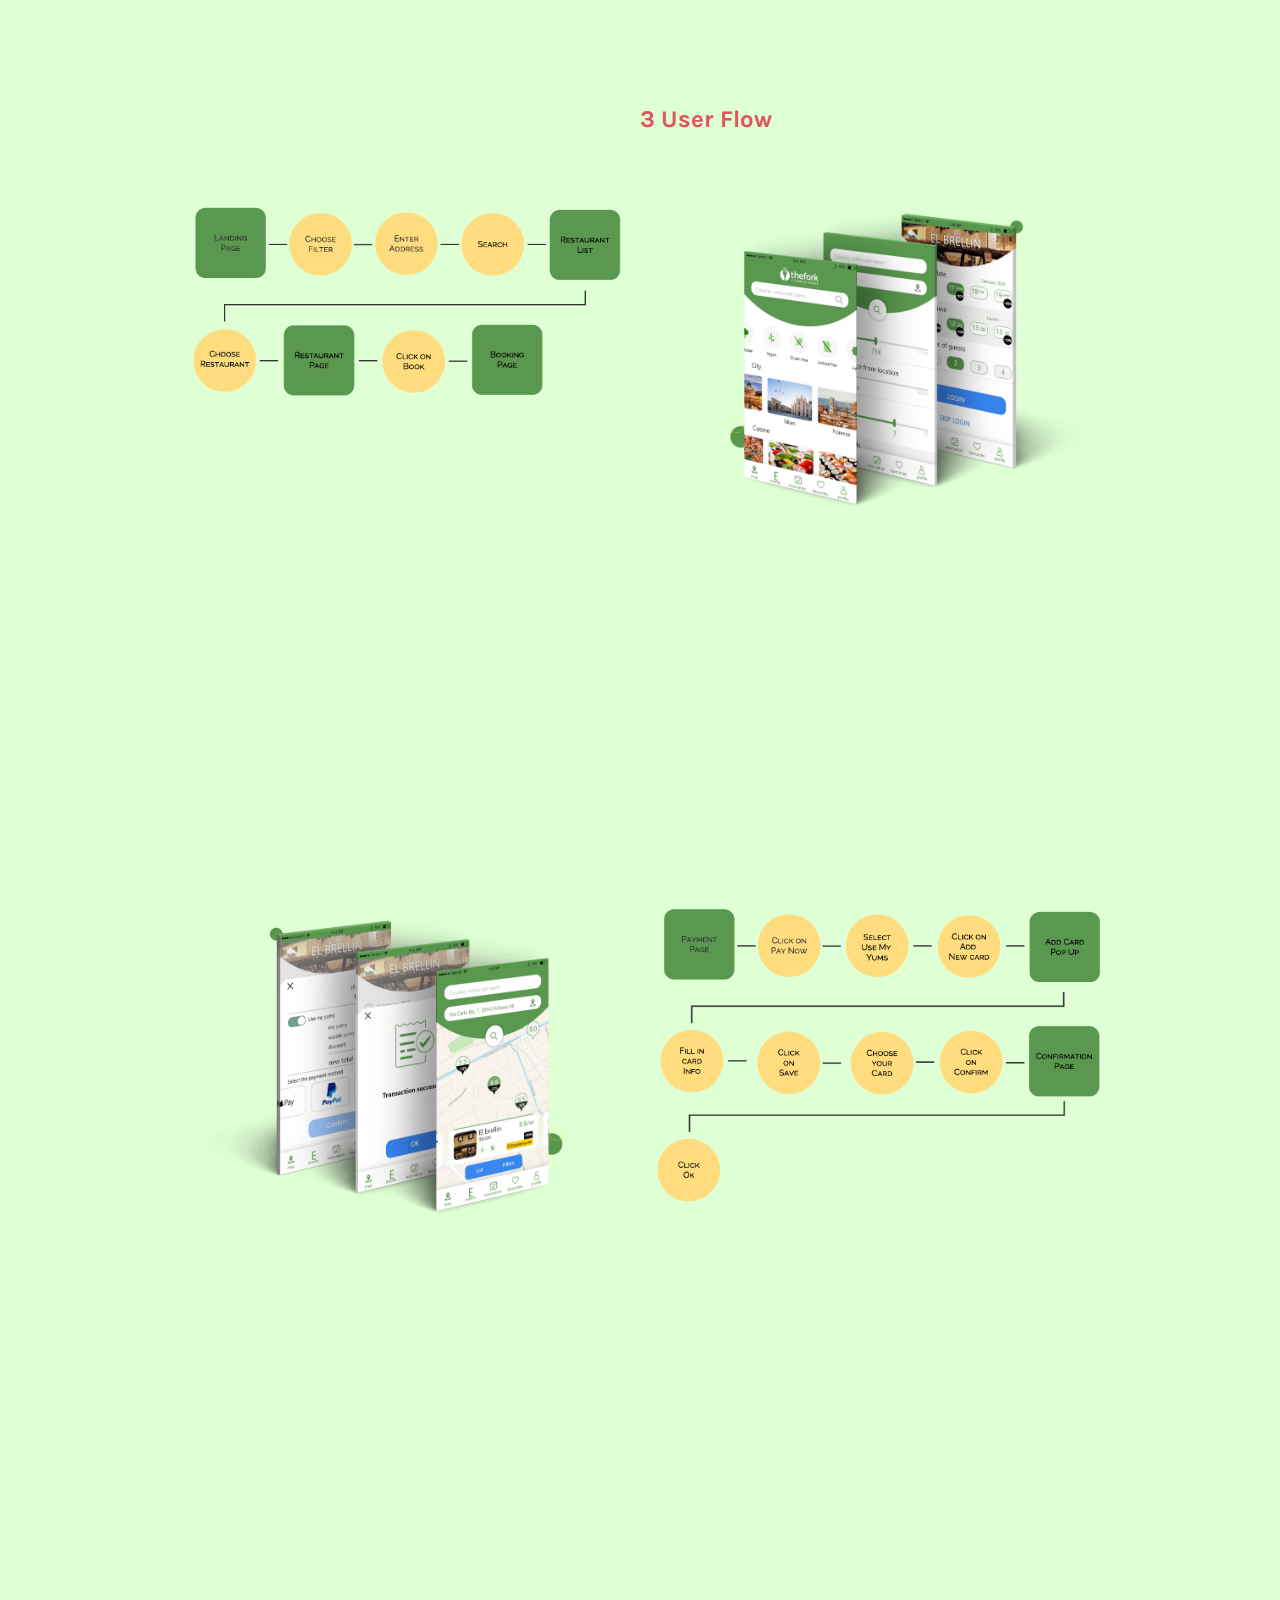
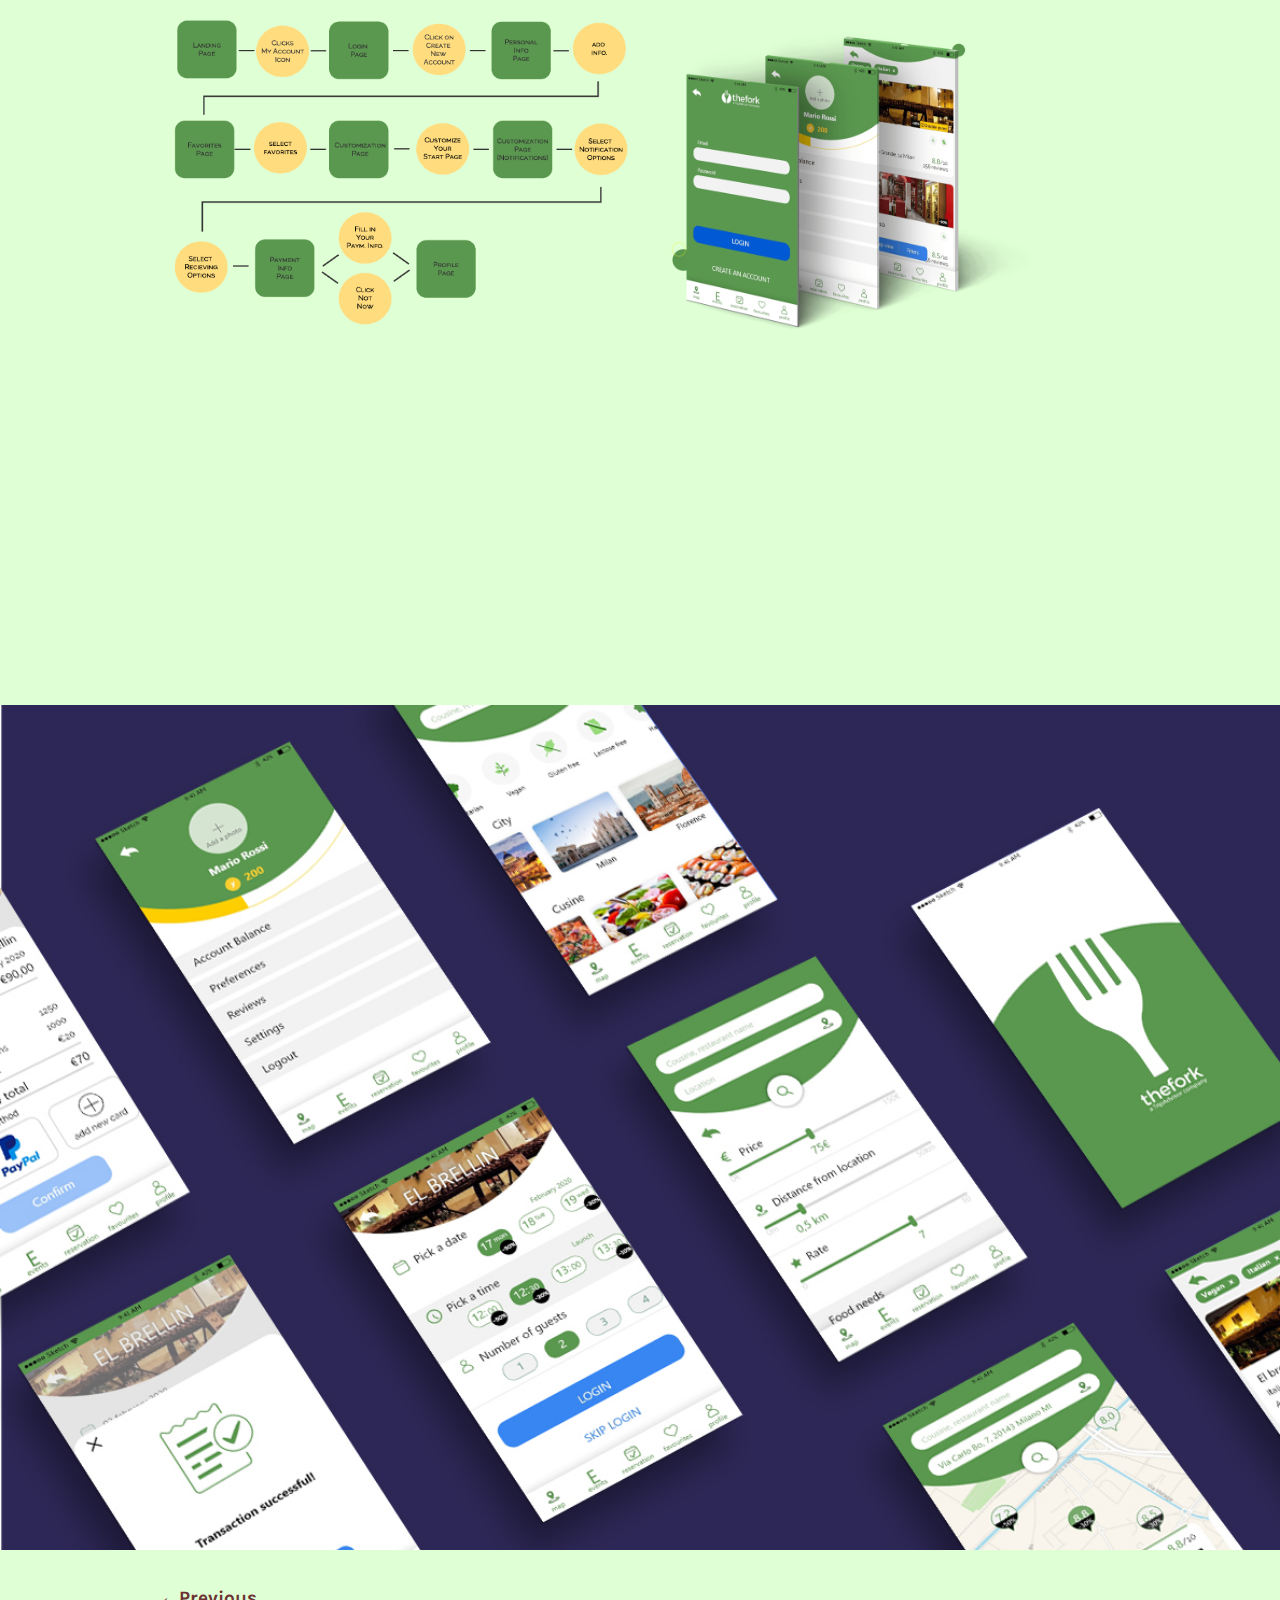
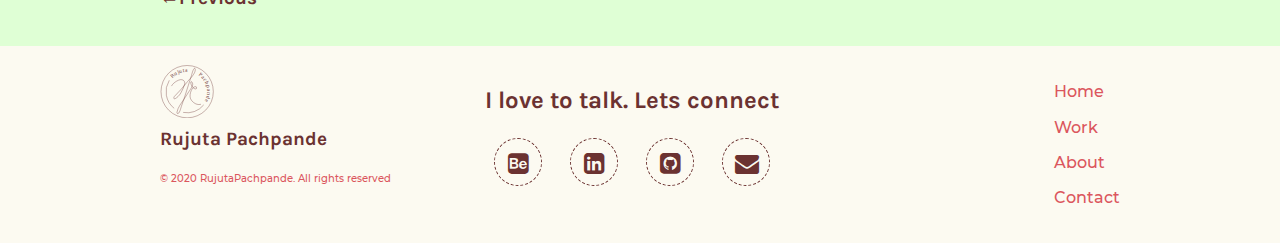
<file: fork.html>
<!DOCTYPE html>
<html lang="en">
<head>
    <meta charset="UTF-8">
    <meta name="viewport" content="width=device-width, initial-scale=1.0">
    <meta name="keywords" content="RujutaPachpande, work, portfolio, UI design, UX design, Strategy design, user journey, user testing, user research, wireframing, prototyping, Milan, design">
    <meta name="author" content="Rujuta Pachpande">
    <link rel="stylesheet" href="css/style.css">
    <link rel="stylesheet" href="https://stackpath.bootstrapcdn.com/font-awesome/4.7.0/css/font-awesome.min.css">
    <title>Project - Fork</title>
</head>
<body class="fork">
  <header>
    <div class="container-header">
    <img src="images/logo.svg" class="header-left-logo" alt="logo">
      <nav>
        <a href="index.html" >HOME</a>
        <a href="work.html" class="active">WORK</a>
        <a href="about.html">ABOUT</a>
        <a href="contact.html">CONTACT</a>
      </nav>
    </div>
  </header>

  <main class="magis-main">
    <div class="container-project-title">
      <div class="project-image title-image">
        <img src="images/fork/title.jpg" alt="titleimage">
      </div>
    </div>

    <div class="container">
      <div class="big-title">
        <h1>The fork</h1>
      </div>
    </div>

    <div class="container project-grid">
      <div class="project-desciption">
        <h2>Online restaurant booking</h2>
      </div>
    </div>

    <div class="project-grid container">
      <section class="project-content-right">
        <p>The fork is the online platform to reserve the restaurant easily as per preferences with different offers.</p>
        <h3 class="project-section">Brief</h3>
        <p>Redesign the fork app with better UI design and user experience to increase the audience of application by making it user-friendly</p>
        <h4 class="project-heading">Members</h4>
        <div class="project-member-flex">
          <div class="project-member-flexitem">
            <div class="user-border"><div class="member-circle"></div></div>
            <p>Rujuta Pachpande</p>
          </div>
          <div class="project-member-flexitem">
            <div class="user-border"><div class="member-circle"></div></div>
            <p>Giuseppe Mete</p>
          </div>
          <div class="project-member-flexitem">
            <div class="user-border"><div class="member-circle"></div></div>
            <p>Maria Barmar</p>
          </div>
        </div>
        <h4 class="project-heading">Mentor</h4>
        <div class="project-member-flex">
          <div class="project-member-flexitem">
            <div class="user-border"><div class="member-circle"></div></div>
            <p>Marco Catani</p>
          </div>
        </div>
        <h4 class="project-heading">School</h4>
        <div class="project-member-flex">
          <div class="project-member-flexitem">
            <div class="user-border"><div class="member-circle"></div></div>
            <p>Scuola Politenica Di Design</p>
          </div>
        </div>
      </section>
    </div>

    <div class="project-image mask-image">
      <img src="images/fork/projectimage.jpg" alt="projectimage">
    </div>
    
    <div class="container project-grid">
      <div class="project-desciption">
        <h2>Redesign for best user experience</h2>
      </div>
    </div>

    <div class="project-grid container">
      <section class="project-content-right">
        <h3 class="project-section">Design Goal</h3>
        <ul>
          <li>Make interactive environment for user involvement</li>
          <li>Immediate feedback of action</li>
          <li>Booking without login in application</li>
          <li>Online payment and use of yums for discounts</li>
        </ul>
        <h3 class="project-section">User Journey</h3>
      </section>
    </div>

    <div class="container project-outbox">
      <div class="project-outline">
      <img src="images/fork/userjourney.png" alt="userpersona">
      </div>
    </div>

    <div class="project-grid container">
      <section class="project-content-right">
        <h3 class="project-section">Challenges</h3>
        <ul>
          <li>Finding filters for restaurant immediately </li>
          <li>Awareness of yums</li>
          <li>Booking update to restaurant after booking</li>
          <li>Enforcing discount directly to bill</li>
        </ul>
        <h3 class="project-section">Design Solutions</h3>
        <ul>
          <li>Booking through location</li>
          <li>Personalised profile</li>
          <li>Filters indicator</li>
          <li>Pay by yums and through application after eating</li>
        </ul>
        <h3 class="project-section">3 User Flow</h3>
      </section>
    </div>

    <div class="container project-outbox">
      <div class="project-mockup-flex">
        <img src="images/fork/userflow-01.png" alt="userflow1">
        <img src="images/fork/flowmockup1.png" alt="mockup1">
      </div>
    </div>

    <div class="container project-outbox">
      <div class="project-mockup-flex">
        <img src="images/fork/flowmockup2.png" alt="mockup1">
        <img src="images/fork/userflow-02.png" alt="userflow1">
      </div>
    </div>

    <div class="container project-outbox">
      <div class="project-mockup-flex">
        <img src="images/fork/userflow-03.png" alt="userflow1">
        <img src="images/fork/flowmockup3.png" alt="mockup1">
      </div>
    </div>

    <div class="project-image mockup-image">
      <img src="images/fork/mockup.jpg" alt="mockupimage">
    </div>

    <div class="project-switch container">
      <div class="previous">
        <a href="beautymask.html">&#8592;Previous</a>
      </div>
      <!-- <div class="next">
        <a href="beautymask.html">Next&#8594;</a>
      </div> -->
    </div>

  </main>

  <footer>
    <div class="container container-footer">

      <div class= "footer-left"> 
        <img src="images/logo.svg" class="footer-logo" alt="logo">
        <h4>Rujuta Pachpande</h4>
        <p> &copy; 2020 RujutaPachpande. All rights reserved</p>
      </div>

      <div class="footer-center">
        <h3>I love to talk. Lets connect</h3>
        <div class="footer-icons">
          <a href="https://behance.com/">
            <i class="fa fa-behance-square"></i>
          </a>
          <a href="https://www.linkedin.com/">
            <i class="fa fa-linkedin-square" ></i>
          </a>
          <a href="https://github.com/">
            <i class="fa fa-github-square"></i>
          </a>
          <a href="mailto:littlerujuta2194@gmail.com">
            <i class="fa fa-envelope"></i>
          </a>
        </div>
      </div>

      <div class="footer-right">
        <ul>
          <li><a href="index.html">Home</a></li>
          <li><a href="work.html">Work</a></li>
          <li><a href="about.html">About</a></li>
          <li><a href="contact.html">Contact</a></li>
        </ul>
      </div>

    </div>
  </footer>
</body>
</html>
</file>
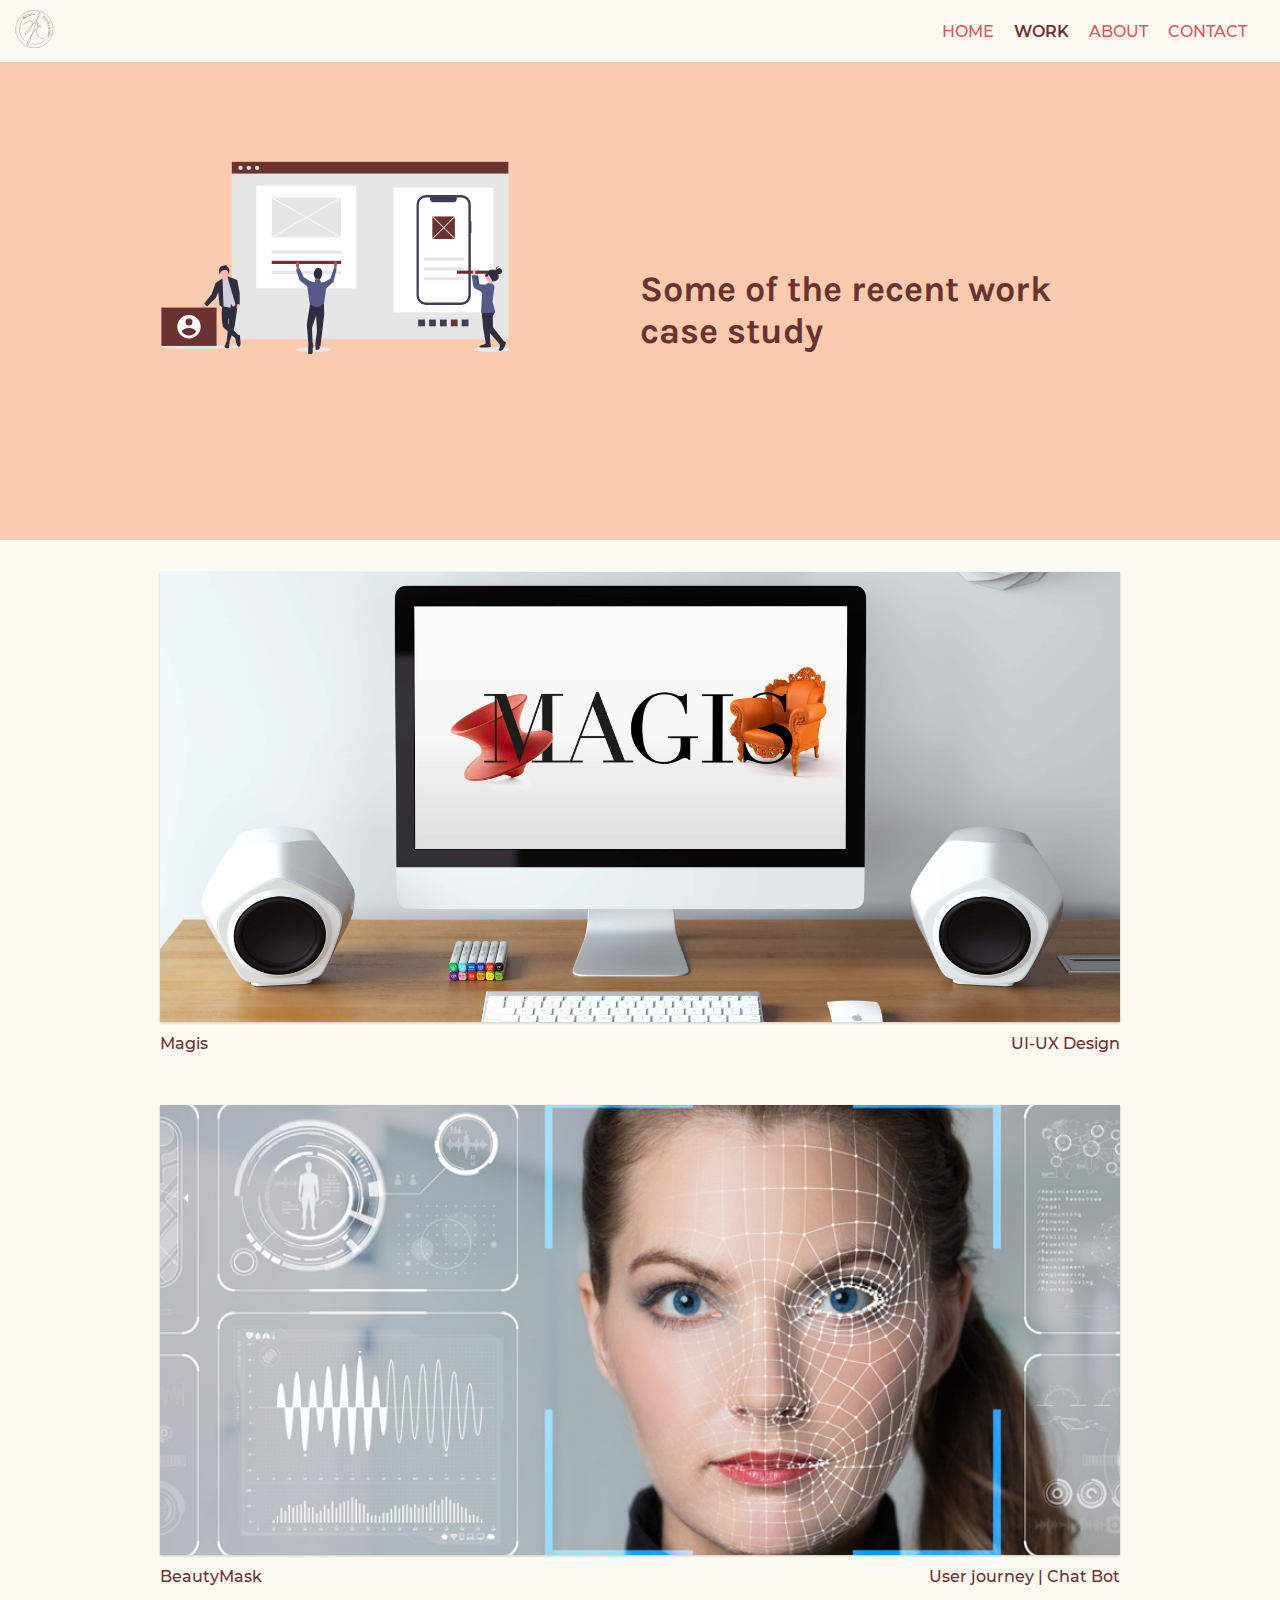
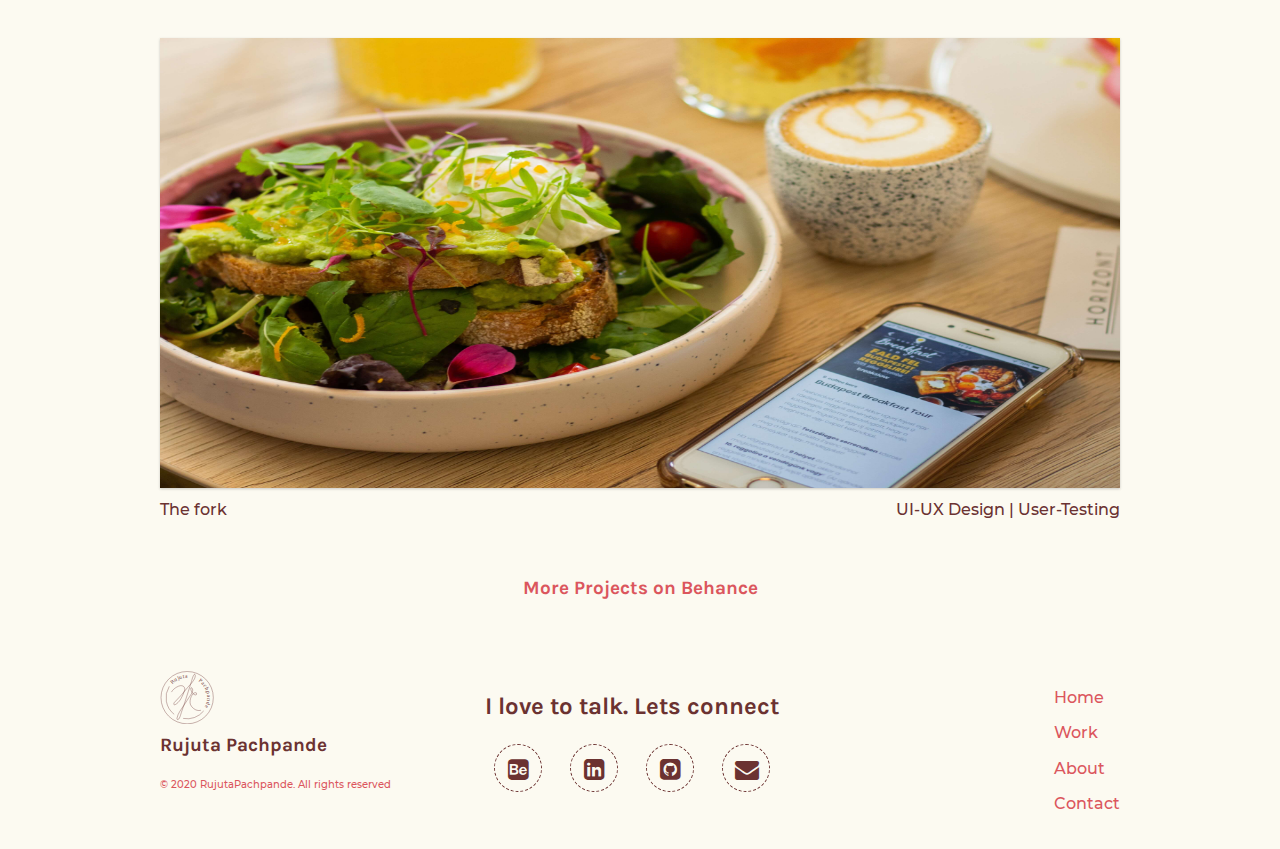
<file: work.html>
<!DOCTYPE html>
<html lang="en">
<head>
    <meta charset="UTF-8">
    <meta name="viewport" content="width=device-width, initial-scale=1.0">
    <meta name="keywords" content="RujutaPachpande, web design, ui/ux design, portfolio, designer website, work, projects,">
    <meta name="author" content="Rujuta Pachpande">
    <link rel="stylesheet" href="css/style.css">
    <link rel="stylesheet" href="https://stackpath.bootstrapcdn.com/font-awesome/4.7.0/css/font-awesome.min.css">
    <title>RujutaPachpande-Work</title>
</head>
<body>
  <header>
    <div class="container-header">
    <img src="images/logo.svg" class="header-left-logo" alt="rujutapachpande-logo">
      <nav>
        <a href="index.html" >HOME</a>
        <a href="work.html" class="active">WORK</a>
        <a href="about.html">ABOUT</a>
        <a href="contact.html">CONTACT</a>
      </nav>
    </div>
  </header>

  <main class="work">
    <div class="container-work-desc">
      <div class="container">
        <div class="work-logo">
        <img src="images/work.svg" alt="rujutapachpande-work">
        </div>
        <div class="container-list">
          <h3>Some of the recent work case study</h3>
        </div>
      </div>
    </div>
    
    <section class="work-grid container">

      <article class="work-full-column">
        <a href="magis.html" class="work-link">
          <div class="work-image">
            <div class="hovereffect">
              <img src="images/magisproject.jpg" alt="rujutapachpande-magis-UI/UX-project-image">
              <div class="overlay">  
                <h3>View Project</h3>
              </div>
            </div>
          </div>       
          <div class="work-title">
            <p class="work-left">Magis</p>
            <p class="work-right">UI-UX Design</p>
          </div>
        </a>
      </article>

      <article class="work-full-column">
        <a href="beautymask.html" class="work-link">
          <div class="work-image">
            <div class="hovereffect">
              <img class="work-image" src="images/beautymaskproject.jpg" alt="rujutapachpande-beautymask-userjourney-project-image">  
              <div class="overlay">  
                <h3>View Project</h3>
              </div>
            </div>
          </div>      
        <div class="work-title">
          <p class="work-left">BeautyMask</p>
          <p class="work-right">User journey | Chat Bot</p>
        </div>
        </a>
      </article>

      <!-- <article class="work-half-column">
        <img class="work-image" src="images/magis.jpg" alt="Magis">        
        <div class="work-title">
          <p class="work-left">Magis</p>
          <p class="work-right">UI-UX Design</p>
        </div>
      </article> -->

      <article class="work-full-column">
        <a href="fork.html" class="work-link">
          <div class="work-image">
            <div class="hovereffect">
              <img class="work-image" src="images/forkproject.jpg" alt="rujutapachpande-fork-UI/UX-project-image">
              <div class="overlay">  
                <h3>View Project</h3>
              </div>
            </div>
          </div>        
        <div class="work-title">
          <p class="work-left">The fork</p>
          <p class="work-right">UI-UX Design | User-Testing</p>
        </div>
        </a>
      </article>
    </section>

    <div class="more-project container">
      <a href="https://www.behance.net/littlerujuta">More Projects on Behance</a>
    </div>
  </main>
  
  <footer>
    <div class="container container-footer">

      <div class= "footer-left"> 
        <img src="images/logo.svg" class="footer-logo" alt="rujutapachpande-logo">
        <h4>Rujuta Pachpande</h4>
        <p> &copy; 2020 RujutaPachpande. All rights reserved</p>
      </div>

      <div class="footer-center">
        <h3>I love to talk. Lets connect</h3>
        <div class="footer-icons">
          <a href="https://behance.com/">
            <i class="fa fa-behance-square"></i>
          </a>
          <a href="https://www.linkedin.com/">
            <i class="fa fa-linkedin-square" ></i>
          </a>
          <a href="https://github.com/">
            <i class="fa fa-github-square"></i>
          </a>
          <a href="mailto:littlerujuta2194@gmail.com">
            <i class="fa fa-envelope"></i>
          </a>
        </div>
      </div>

      <div class="footer-right">
        <ul>
          <li><a href="index.html">Home</a></li>
          <li><a href="work.html">Work</a></li>
          <li><a href="about.html">About</a></li>
          <li><a href="contact.html">Contact</a></li>
        </ul>
      </div>

    </div>
  </footer>
</body>
</html>
</file>
<file: css/style.css>
*{
  box-sizing: border-box;
}
html{
	scroll-behavior: smooth;
}

body{
	background-color: #FCFAF1;
	margin: 0;
}

/* ----- Font Start -----*/

@font-face{
	src: url(../fonts/Karla-Bold.ttf);
	font-family: 'karla-bold';
}
@font-face{
	src: url(../fonts/Karla-BoldItalic.ttf);
	font-family: 'karla-italic';
}
@font-face{
	src: url(../fonts/Montserrat-Medium.ttf);
	font-family: 'monts-regular';
}
@font-face{
	src: url(../fonts/Montserrat-SemiBold.ttf);
	font-family: 'monts-bold';
}

h1, h2, h3, h4{
	font-family: 'karla-bold' ;
}
h1{
	font-size: 2.2em;
}
h2{
	font-size: 2em;
}
h3{
	font-size: 1.5em;
}
h4{
	font-size: 1.17em;
}
p, a, li{
	font-family: 'monts-regular';
	line-height: 1.7;
}

/* ----- Font End -----*/

/* ----- Navigation Bar Start -----*/
header{
	position: fixed;
	display: inline-block;
	width: 100%;
	z-index: 1;
	padding: 0.5em 0;
	background-color: #FCFAF1;
}

.container-header{
	padding-right: 15px;
	padding-left: 15px;
	margin-right: auto;
	margin-left: auto;
	width: 100%;
	overflow: hidden;
}


.header-left-logo{
	float: left;
	display: block;
	width: 2.5em;
	height: 2.5em;
}

nav{
	float: right;
	display: block;
	padding: 0.6em;
}

nav a{
  float: none;
  text-align: center;
	padding: 0.5em;
	padding-bottom: 0.1em;
	text-decoration: none;
	color: #DB565D;
	font-family: 'monts-regular';
}

nav a:hover{
  color: #6B3231;
  border-bottom: 1px solid #6B3231;
}

nav a.active{
	color: #6B3231;
	font-family: 'monts-bold';
}

/* ----- Navigation Bar End -----*/

/* ----- Main Content Elements Start-----*/
.pagecentercontent{
	position: relative;
  display: flex;
  flex-direction: column;
  justify-content: center;
  align-items: center;
  width: 100%;
	height: 100vh;
	background-color:#FCFAF1;
}

.container{
	padding-right: 10em; 
	padding-left: 10em; 
	padding-top:5em;
	margin-right: auto;
	margin-left: auto;
	text-align: center;
}
@media (max-width: 630px) {
  .container {
		padding-right: 1em; 
		padding-left: 1em; 
		padding-top: 0.5em;
  }
}

.brandlogo{
	margin: 0 auto;
	display: block;
	max-width: 300px;
}

.homelogo{
	width: 100%;
	vertical-align: middle;
}

.pagecentercontent h1{
	margin: 0;
	padding: 0.5em;
	font-family: 'karla-bold';
	color: #6B3231;
}

.mouse{
	display: block;
	position: absolute;
	bottom: 0;
  margin: auto;
  margin-bottom: 1.5em;
	height: 26px;
	width: 20px;
	border: solid 2px #6B3231;
  border-radius: 16px;
}

.scroller{
	margin: auto;
	height: 4px;
	width: 4px;
	background: #6B3231;
	border-radius: 100%;
	animation-name: scroll;
  animation-duration: 2s;
  animation-timing-function: cubic-bezier(.15,.41,.69,.94);
  animation-iteration-count: infinite;
}
@keyframes scroll {
  0% { opacity: 0; }
  10% { transform: translateY(5px); opacity: 1; }
  100% { transform: translateY(15px); opacity: 0;}
}

.home{
	margin-bottom: 1em;
	background-color: #FACCAD;
}

.container-home{
	display: flex;
	flex-direction: row;
	justify-content: center;
	align-items: center;
	margin: auto;
	padding: 2em 0;
}

.reverse{
	flex-direction: row-reverse;
}

.home-block-item{
	margin: 2em;
	position: relative;
}

.border{
	display: block;
	position: relative;
	border-radius: 50%;
	padding: 0.5em;
	border: 1px dashed #DB565D;
	align-self: center;
	width: 120px;
	height: 120px;
	animation: spinAround 9s linear infinite;
}
@keyframes spinAround {
	from {
			transform: rotate(0deg)
	}
	to {
			transform: rotate(360deg);
	}
}

.home-image{
	display: block;
	position: absolute;
	margin: 0;
	top: 0;
	width: 120px;
	height: 120px;
	padding: 0.2em;
}

.container-home p{
	width: 45%;
	text-align: initial;
}

/* ----- Main Content Elements End-----*/

/* ----- Footer Start -----*/
footer{
	position: relative;
	margin-top: 2em;
	width: 100%;
	bottom: 0;
	padding: 1em 0;
	background-color: #FCFAF1;
}

.container-footer{
	padding-top: 0;
	display: grid;
	grid-template-columns: 1fr 2.5fr 0.5fr;
	text-align: left;
}

.footer-left h4{
	margin: 0.5em auto;
	font-family: 'karla-bold';
	color: #6B3231;	
}

.footer-left p{
	margin: 2em auto;
	font-size: x-small;
	font-family: 'monts-regular';
	color: #DB565D;	
}

.footer-logo{
	display: block;
	width: 3.5em;
	height: 3.5em;
}

.footer-center{
	padding-right: 7em;
	text-align: center;
	font-family: 'karla-bold';
	color: #6B3231;	
}

.footer-icons{
	text-align: center;
  margin: 0 auto;
}

.footer-icons a{
	position: relative;
  display: inline-block;
	text-decoration: none;
	margin: auto 0.5em;
	font-size: 1.5em;
} 

.fa {
	width: 2em;
	height: 2em;
	padding: 0.5em;
	border-radius: 50%; 
	text-align: center;
	color: #6B3231;
	border: 1px dashed;
}

.fa:after {
	width: 2em;
	height: 2em;
	padding: 0.5em;
  border-radius: 50%;
	box-sizing: content-box;
	border: 1px dashed;
	transition: transform 0.2s, opacity 0.2s;
	transform: scale(.5);
}

.fa:hover{
	background: #6B3231;
  color: #FCFAF1;
}

.fa:hover {
  transform: scale(1);
  opacity: 1;
  /* animation: spinAround 9s linear infinite; */
}
@keyframes spinAround {
    from {
        transform: rotate(0deg)
    }
    to {
        transform: rotate(360deg);
    }
}

.footer-right{
	padding-left: 2em;
}

.footer-right ul{
	list-style: none;
}

.footer-right ul li{
	margin-top: 0.5em;
}

.footer-right ul a{
	text-decoration: none;
	color: #DB565D;
}

/* ----- Footer End -----*/

/* ----- Work Start -----*/
.container-work-desc{
  position: relative;
  display: flex;
  flex-direction: column;
  justify-content: center;
  align-items: center;
  width: 100%;
	height: 60vh;
	background-color: #FACCAD;	
}

.work-logo{
	display: block;
  margin: 0 auto;
	width: 350px;
	height: 300px;
	position: absolute;
	object-fit: fill;
  left: 10em;
  top: 20%;
}

.work-logo img{
	display: block;
	width: 100%;
	height: 100%;
}

.container-list{
	margin-left: 50%;
	color: #6B3231;
	width: 70%;
	text-align: left;
	font-size: 150%;
}

.work-grid{
  display: grid;
  grid-gap: 2em 2em;
  grid-template-rows: 1fr 1fr 1fr;
	grid-template-columns: 1fr 1fr;
	padding-top: 2em;
	padding-bottom: 2em;
 }

.work-full-column{
  grid-column: span 2;
  min-height: 500px;
}

.work-link{
	display: block;
}

.work-title p{
	color: #6B3231;
	margin-top: 0.5em;
}

.work-image{
	display: block;
	width: 100%;
	height: 450px;
	box-shadow: 0 1px 3px rgba(61, 61, 61, 0.12), 0 1px 2px rgba(58, 58, 58, 0.15);
  transition: all 0.3s cubic-bezier(.25,.8,.25,1);
}

.hovereffect{
	width: 100%;
  height: 100%;
  overflow: hidden;
  position: relative;
  text-align: center;
  cursor: default;
}

.hovereffect .overlay{
	width: 100%;
  height: 100%;
  position: absolute;
  overflow: hidden;
  top: 0;
  left: 0;
}

.hovereffect img{
	display: block;
	width: 100%;
	transform: scale(1.2);
	transition: all 0.35s;
}

.work-image:hover{
	box-shadow: 0 14px 28px rgba(32, 32, 32, 0.2), 0 10px 10px rgba(36, 36, 36, 0.12);
}

.hovereffect:hover img{
	transform: scale(1);
	filter: brightness(0.5);
}

.hovereffect h3{
	text-transform: uppercase;
	text-align: center;
	font-size: 3em;
	color: #FCFAF1;
	position: absolute;
	margin: 0;
	top: 0;
	width: 100%;
	height:100%;
	padding-top: 4em;
	opacity: 0;
	transition: all 0.35s;
}

.hovereffect:hover h3 {
  opacity: 1;
	filter: alpha(opacity=0);
	cursor: pointer;
}

.work-left{
  float: left;
}

.work-right{
  float: right;
}

.more-project{
	padding-top: 0;
	padding-bottom: 1em;
}

.more-project a{
	text-decoration: none;
	color: #DB565D;
	font-family: "karla-bold";
	font-size: 1.2em;
	transition: 200ms ease-in;
}

.more-project a:hover{
	border-bottom: 1px solid #6B3231;
	font-size: 1.5em;
	transition: 100ms ease-out;
}

/* ----- Work End -----*/

/* ----- About Start -----*/
.about{
	background-color: #FCFAF1;
}

.about header{
	background-color: rgba(250, 204, 173, 0.418);
}

.back{
	position: fixed;
	margin: 1em;
	left: 0;
	top: 0;
}

.back a{
	text-decoration: none;
	color: #6B3231;
	font-family: "karla-bold";
	font-size: 1.2em;
}

.container-about-main{
  position: relative;
  display: flex;
  flex-direction: column;
  justify-content: center;
  width: 100%;
	height: 100vh;	 
	background-color: #FCFAF1;
}

.content-box{
	position: relative;
	width:1000px;
	height: 700px;
	padding: 0;
	margin-top: 7%;
}

.about-mainpic{
	display: block;
}

.tag a{
	text-decoration: none;
}

.about-tagline{
	padding: 3em;
	font-size: 1em;
	border-radius: 50%;
	border: 1px dashed #DB565D;
	color: #6B3231;
}

.about-tagline:hover {
  background-color: #FACCAD; 
  color: #6B3231;
}

.topright{
	display: inline-block;
	position: absolute;
  top: 15%;
  right: 15%;
}

.bottomright{
	display: inline-block;
	position: absolute;
  bottom: 10%;
  right: 10%;
}

.topleft{
	display: inline-block;
	position: absolute;
  top: 15%;
  left: 10%;
}

.bottomleft{
	display: inline-block;
	position: absolute;
  bottom: 15%;
  left: 10%;
}


.container-about-element{
  position: relative;
  display: flex;
  flex-direction: column;
  justify-content: center;
  width: 100%;
	height: 100vh;	 
	background-color: #FACCAD;
}

.about-inspiration{
	position: relative;
	width: 450px;
	height: 450px;
	margin: 0;
	float: left;
	left: -1em;	
}

.about-inspiration img{
	display: block;
	width: 100%;
	height: 100%;
}

.about-personality{
	position: relative;
	width: 30vw;
	margin: 0;
	float: left;
}

.about-personality img{
	display: block;
	width: 100%;
	height: 100%;
}

.about-content{
	text-align: left;
	margin: 4em 1em;
	color: #DB565D;
}

.about-content h2{
	color: #6B3231;
}

.about-grid{
	margin: 0;
	padding-top: 0;
	display: grid;
	grid-template-columns: 1fr 1fr;
}

.skillpage{
	display: grid;
	grid-template-columns: 1fr 1fr;
	padding: 5em;
	align-items: center;
}

.downloadresume{
	position: fixed;
	margin: 1em;
	margin-right: 2em;
	right: 0;
	top: 0;
}

.downloadresume a{
	text-decoration: none;
	color: #6B3231;
	font-family: "karla-bold";
	font-size: 1.2em;
}

.resume{
	margin: 0;
}

.resume img{
	display: block;
	width: 100%;
}

/* ----- About End -----*/

/* ----- Contact Start -----*/
.contact{
	background-color: #FCFAF1;
	position: relative;
  display: flex;
  flex-direction: column;
  justify-content: center;
  width: 100%;
	height: 100vh;
}

.contactpage{
	display: grid;
	grid-template-columns: 1fr 1fr;
	/* margin: auto; */
	padding: 5em;
}

.contact-image{
	position: relative;
	width: 500px;
	height: 500px;
	margin: auto;
}

.outline{
	position: relative;
	text-align: left;
	background-color: #FACCAD;
	border: 2px dashed #6B3231;
	height: 100%;
	border-radius: 1em;
}

.contact-icons{
	text-align: left;
}

.inputbox{
	position: relative;
	border: 1px solid #6B3231;
	border-radius: 0.5em;
	width: 90%;
	height: 2em;
	background-color: #FCFAF1;
}

.message{
	height: 4em;
}

.contact-info{
	position: relative;
	padding: 0 1em;
	width: 500px;
}

.contact-info h3{
	margin-bottom: 0.25em;
	color: #6B3231;
}

.contact-info p{
	margin-top: 0.25em;
}

.contact-form{
	padding: 0 1em;
}

.contact-form p{
	margin-bottom: 0;
}

.button{
	display: block;
	margin-top: 0.5em;
	padding: 0.25em 1em;
	height: 2.5em;
	width: 7em;
	text-transform: uppercase;
	border-radius: 0.5em;
	background-color: #6B3231;
	color: #FCFAF1;
	border: none;
	cursor: pointer;
}

/* ----- Contact End -----*/

/* ----- Magis Start -----*/

.magis{
	background-color: #F4F3F4;
}

.container-project-title{
	position: relative;
  display: flex;
  flex-direction: column;
  justify-content: center;
  align-items: center;
  width: 100%;
	height: 100vh;
}

.project-image{
	display: block;
	margin: 0;
	width: 100%;
	height: 100vh;
	object-fit: cover;
}

.project-image img{
	display: block;
	width: 100%;
	height: 100%;
}

.mask-image{
	margin-top: 2em;
}

.big-title{
	margin-top: -4em;
}

.big-title h1{
	margin: 0;
	color: #DB565D;
	font-size: 5em;
}

.project-grid{
	padding-top: 0;
	display: grid;
	grid-template-columns: 1fr 1fr;
	text-align: left;
}

.project-desciption{
	margin-left: 30%;
}

.project-desciption h2{
	font-size: 2em;
	color: #6B3231;
	margin-bottom: 0;
}

.project-content-right{
	grid-column-start: 2;
	margin-right: 15%;
}

.project-heading{
	margin-bottom: 0.5em;
}

.project-content-right ul{
	padding-inline-start: 0;
	list-style-position: inside;
	list-style-type: initial;
}

.project-section{
	color: #DB565D;
	padding-top: 6em;
}

.project-member-flex{
	display: flex;
	flex-direction: column;
	justify-content: start;
	align-items: start;
	width: 100%;
}

.project-member-flexitem{
	align-items: flex-start;
}

.user-border{
	display: block;
	position: relative;
	border-radius: 50%;
	padding: 0.5em;
	border: 1px dashed #6B3231;
	width: 0.3em;
	height: 0.3em;
}

.member-circle{
	width: 0.5em;
	height: 0.5em;
	position: absolute;
	top: 25%;
	left: 25%;
	border-radius: 50%;
	background-color: #DB565D;
}

.project-member-flexitem img{
	display: block;
	width: 2em;
	height: 2em;
	float: left;
	border-radius: 50%;
}

.project-member-flexitem p{
	margin: 0.5em 1.5em;
	position: relative;
	top: -2em;
}

.project-user-profile{
	justify-content: space-evenly;
	align-items: flex-start;
}

.project-user img{
	display: block;
	margin: auto;
	padding: 0.2em;
	width: 4em;
	height: 4em;
	border: 1px dotted;
	border-radius: 50%;
}

.project-user p{
	margin: auto;
  width: 85%;
}

.project-outbox{
	margin: auto;
	padding-top: 1em;
}

.project-outline{
	display: block;
	margin: auto;
	max-width: 60vw;
}

.project-outbox img{
	display: block;
	margin: auto;
	margin-bottom: 2em;
	width: 100%;
}

.project-mockup{
	margin: 2em auto;
	width: 80%;
}

.project-mockup video{
	display: block;
	width: 100%;
	margin: 2em auto;
}

.mockup-left{
	left:0;
}

.mockup-image{
	height: auto;
}

.mockup-image img{
	height: auto;
}

.project-switch{
	margin:0;
	padding-top: 2em;
	padding-bottom: 2em;
}

.project-switch a{
	text-decoration: none;
	color: #6B3231;
	font-family: "karla-bold";
	font-size: 1.2em;
}
.previous{
	float: left;
}

.next{
	float: right;
}

/* ----- Magis End -----*/
/* ----- BeautyMask Start -----*/
.beautymask{
	background-color: rgb(241, 232, 255);
}

ol{
	padding:1em;
}

ol li p{
	font-family: 'monts-bold';
}
/* ----- Beautymask End -----*/
/* ----- Fork Start -----*/
.fork{
	background-color: rgb(223, 255, 213);
}

.project-mockup-flex{
	display: grid;
  grid-template-columns:1fr 1fr ;
	justify-content: left;
	height: 60vh;
	margin-bottom: 10em;
}

.project-mockup-flex img{
	display: block;
	height: auto;
	margin: 0;
}

.mockup-flexitem1{
	width: 60%;
}

.project-mockup-flex p{
	padding: 5em;
	text-align: left;
}
/* ----- Fork End -----*/
</file>
